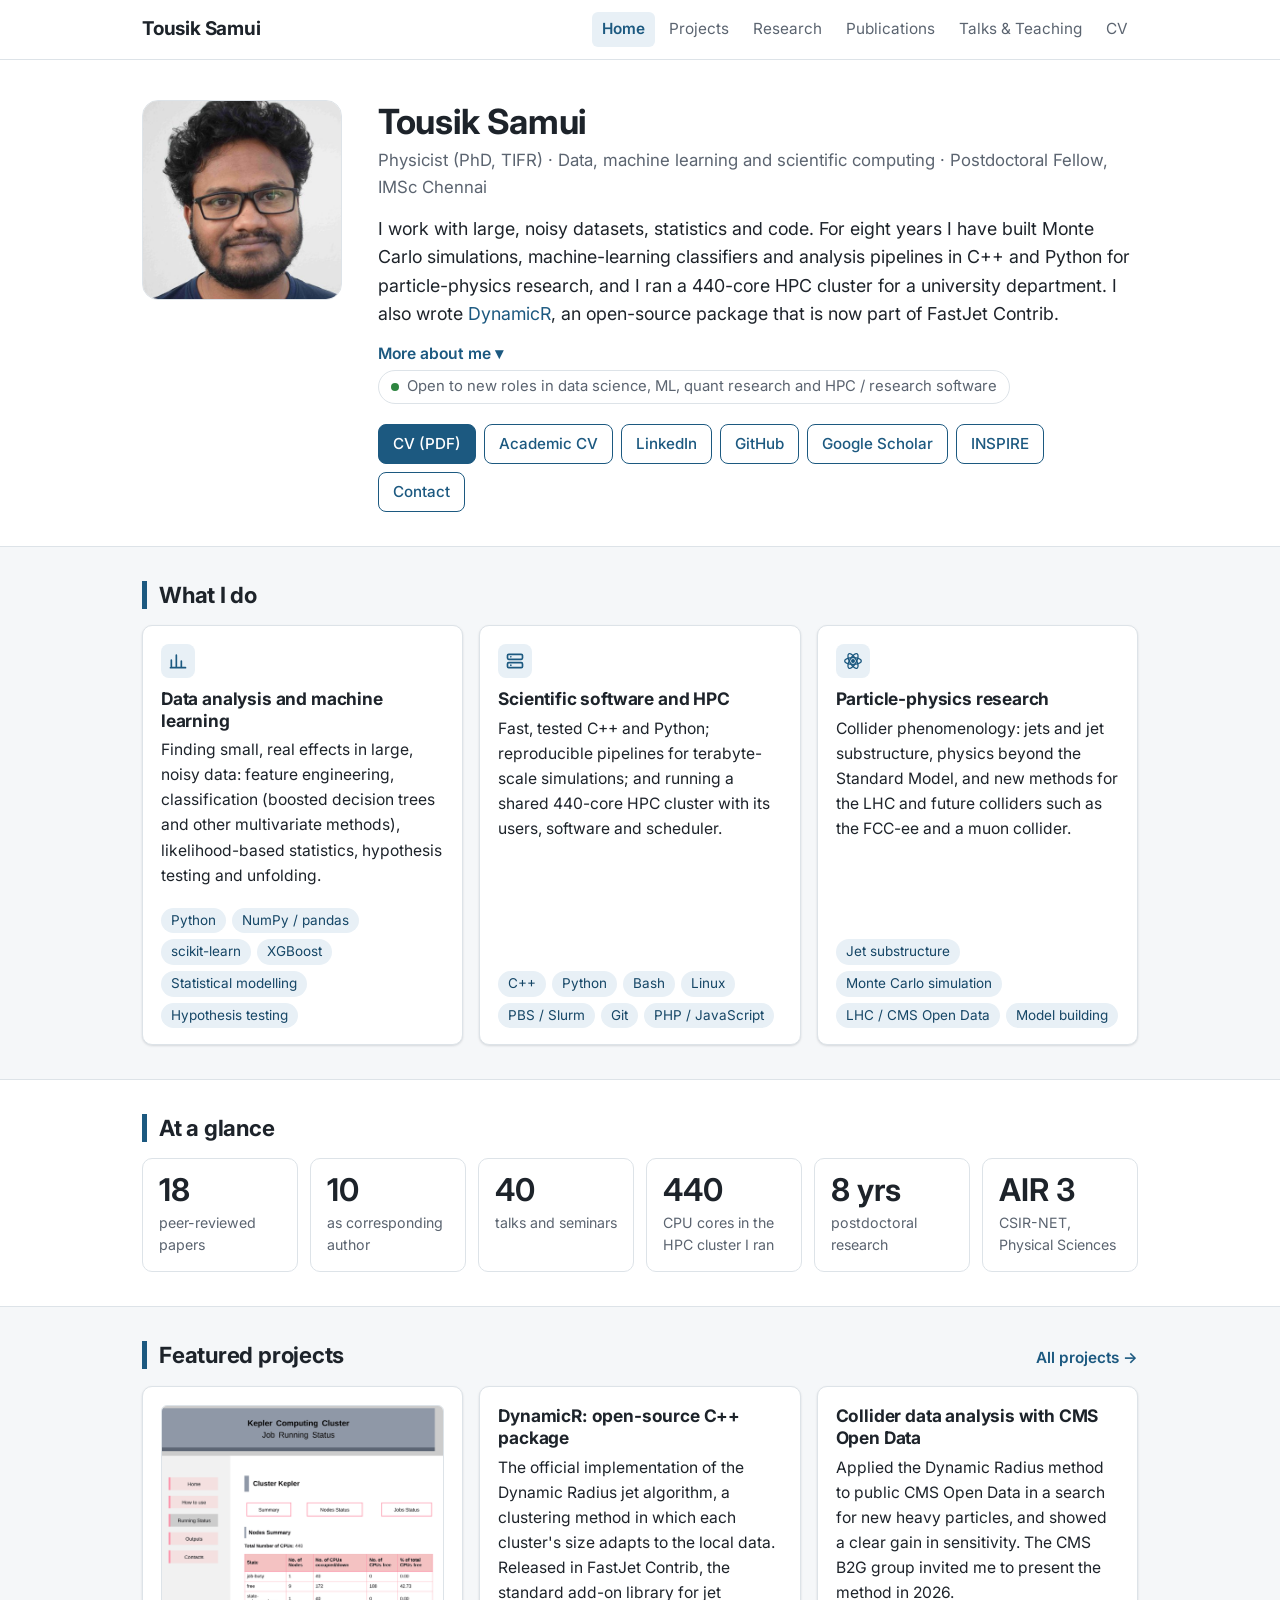
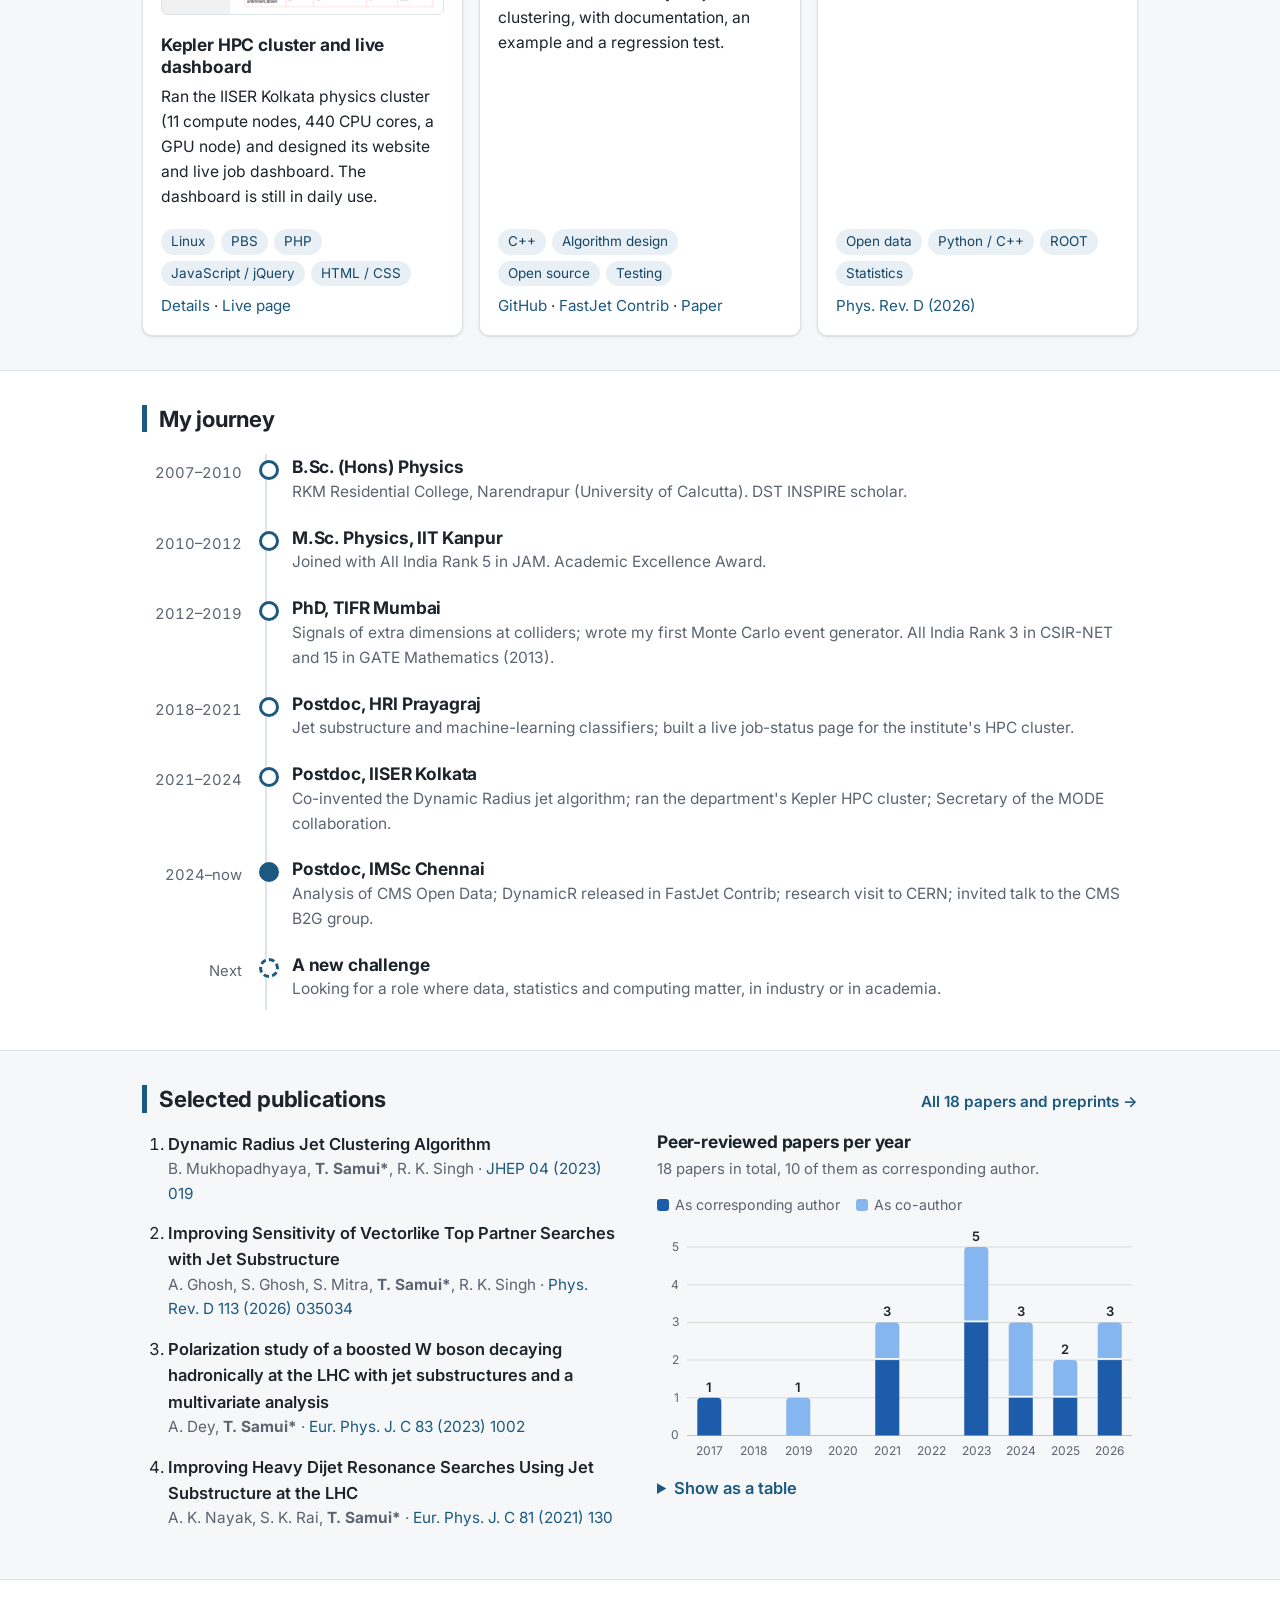
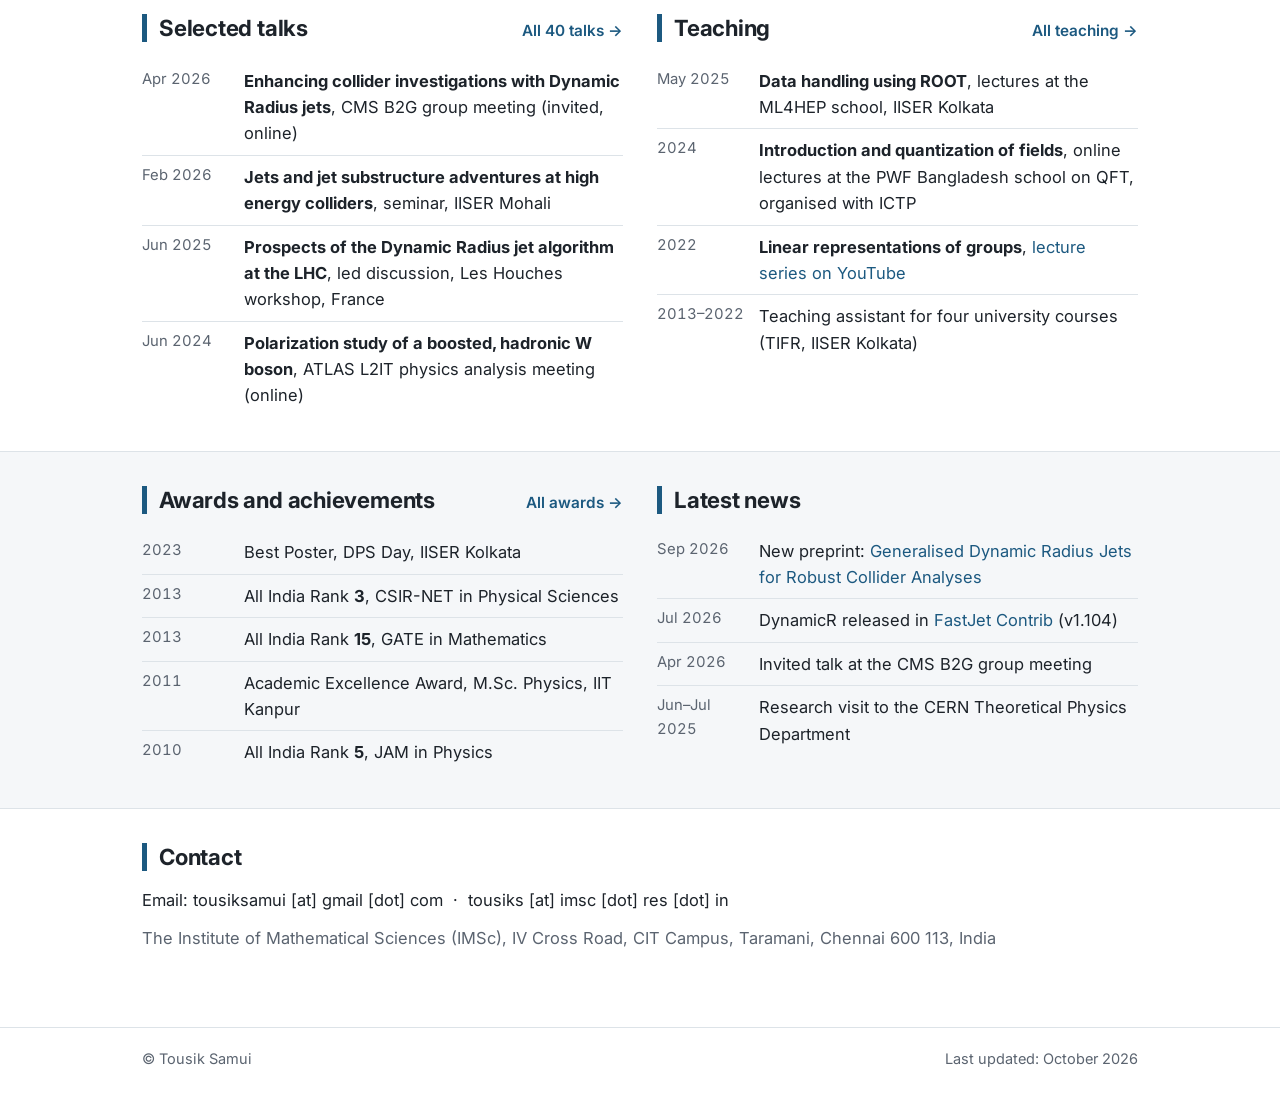
<file: index.html>
<!DOCTYPE html>
<html lang="en">
<head>
  <meta charset="utf-8">
  <meta name="viewport" content="width=device-width, initial-scale=1">
  <title>Tousik Samui | Physicist: data, machine learning and scientific computing</title>
  <meta name="description" content="Tousik Samui, PhD (TIFR). Physicist working with large datasets, statistics, machine learning, C++/Python and HPC. Postdoctoral Fellow at IMSc Chennai.">
  <link rel="icon" href="images/favicon.png">
  <link rel="preconnect" href="https://fonts.googleapis.com">
  <link rel="preconnect" href="https://fonts.gstatic.com" crossorigin>
  <link href="https://fonts.googleapis.com/css2?family=Inter:wght@400..700&display=swap" rel="stylesheet">
  <link rel="stylesheet" href="style.css">
</head>
<body>

<!-- ================= TOP BAR (same on every page) ================= -->
<header class="site">
  <div class="wrap">
    <a class="name" href="index.html">Tousik Samui</a>
    <nav>
      <a class="current" href="index.html">Home</a>
      <a href="projects.html">Projects</a>
      <a href="research.html">Research</a>
      <a href="pub.html">Publications</a>
      <a href="activities.html">Talks &amp; Teaching</a>
      <a href="TousikSamui_CV.pdf">CV</a>
    </nav>
  </div>
</header>

<main>

<!-- ================= PHOTO + SHORT BIO ================= -->
<div class="wrap">
  <section class="hero">
    <img class="photo" src="images/photo.jpg" alt="Photo of Tousik Samui">
    <div>
      <h1>Tousik Samui</h1>
      <div class="role">Physicist (PhD, TIFR) &middot; Data, machine learning and scientific computing &middot; Postdoctoral Fellow, IMSc Chennai</div>

      <!-- SHORT BIO: keep it to three or four sentences -->
      <p class="lead">I work with large, noisy datasets, statistics and code. For eight years I have built Monte Carlo simulations, machine-learning classifiers and analysis pipelines in C++ and Python for particle-physics research, and I ran a 440-core HPC cluster for a university department. I also wrote <a href="projects.html#dynamicr">DynamicR</a>, an open-source package that is now part of FastJet Contrib.</p>

      <!-- LONG BIO: hidden until the visitor clicks -->
      <details class="bio">
        <summary>More about me</summary>
        <p>I am from West Bengal. I studied physics at Ramakrishna Mission Residential College, Narendrapur (University of Calcutta), and at IIT Kanpur. I did my PhD at the Tata Institute of Fundamental Research (TIFR), Mumbai, on signals of extra dimensions at particle colliders. For that work I wrote my first Monte Carlo event generator from scratch.</p>
        <p>Since 2018 I have been a postdoctoral fellow at HRI Prayagraj, IISER Kolkata and, since 2024, IMSc Chennai. My research is on collider phenomenology: jets and jet substructure, physics beyond the Standard Model, and new analysis methods for the LHC and future colliders. Most of this work is a data problem at heart: simulate millions of events, design good features, separate a rare signal from a large background, and check with statistics that the result is real. I have published 18 peer-reviewed papers (10 as corresponding author) and given about 40 talks, including an invited talk to the CMS B2G group at CERN.</p>
        <p>Alongside research I have always looked after computing. At IISER Kolkata I ran the department's HPC cluster and designed its website and live job dashboard, and earlier I built a similar status page for the HRI cluster. I enjoy teaching too: I have lectured on data analysis with ROOT, on quantum field theory, and on group theory.</p>
        <p>I am now looking for my next role, and I am happy to move into a new field. Data science, machine learning, quantitative research and HPC or research software engineering all use the same skills I use every day. I am open to positions in India or abroad, in industry or in academia.</p>
      </details>

      <div class="open-to">Open to new roles in data science, ML, quant research and HPC / research software</div>

      <div class="btn-row">
        <a class="btn primary" href="TousikSamui_CV.pdf">CV (PDF)</a>
        <a class="btn" href="TousikSamui_CV_academic.pdf">Academic CV</a>
        <a class="btn" href="https://www.linkedin.com/in/tousik-samui-a9b82918">LinkedIn</a>
        <a class="btn" href="https://github.com/tousiksamui">GitHub</a>
        <a class="btn" href="https://scholar.google.com/citations?user=7_l0Ty4AAAAJ">Google Scholar</a>
        <a class="btn" href="https://inspirehep.net/authors/1413674">INSPIRE</a>
        <a class="btn" href="#contact">Contact</a>
      </div>
    </div>
  </section>
</div>

<!-- ================= WHAT I DO ================= -->
<section class="block alt">
  <div class="wrap">
    <h2>What I do</h2>
    <div class="cards">
      <div class="card">
        <div class="icon"><svg viewBox="0 0 24 24" fill="none" stroke="currentColor" stroke-width="2" stroke-linecap="round"><path d="M4 20V11M10 20V5M16 20v-8M21 20H3"/></svg></div>
        <h3>Data analysis and machine learning</h3>
        <p>Finding small, real effects in large, noisy data: feature engineering, classification (boosted decision trees and other multivariate methods), likelihood-based statistics, hypothesis testing and unfolding.</p>
        <ul class="tags"><li>Python</li><li>NumPy / pandas</li><li>scikit-learn</li><li>XGBoost</li><li>Statistical modelling</li><li>Hypothesis testing</li></ul>
      </div>
      <div class="card">
        <div class="icon"><svg viewBox="0 0 24 24" fill="none" stroke="currentColor" stroke-width="2" stroke-linecap="round"><rect x="3" y="4" width="18" height="6" rx="1.5"/><rect x="3" y="14" width="18" height="6" rx="1.5"/><path d="M7 7h.01M7 17h.01"/></svg></div>
        <h3>Scientific software and HPC</h3>
        <p>Fast, tested C++ and Python; reproducible pipelines for terabyte-scale simulations; and running a shared 440-core HPC cluster with its users, software and scheduler.</p>
        <ul class="tags"><li>C++</li><li>Python</li><li>Bash</li><li>Linux</li><li>PBS / Slurm</li><li>Git</li><li>PHP / JavaScript</li></ul>
      </div>
      <div class="card">
        <div class="icon"><svg viewBox="0 0 24 24" fill="none" stroke="currentColor" stroke-width="1.6"><circle cx="12" cy="12" r="1.6" fill="currentColor"/><ellipse cx="12" cy="12" rx="10" ry="4"/><ellipse cx="12" cy="12" rx="10" ry="4" transform="rotate(60 12 12)"/><ellipse cx="12" cy="12" rx="10" ry="4" transform="rotate(120 12 12)"/></svg></div>
        <h3>Particle-physics research</h3>
        <p>Collider phenomenology: jets and jet substructure, physics beyond the Standard Model, and new methods for the LHC and future colliders such as the FCC-ee and a muon collider.</p>
        <ul class="tags"><li>Jet substructure</li><li>Monte Carlo simulation</li><li>LHC / CMS Open Data</li><li>Model building</li></ul>
      </div>
    </div>
  </div>
</section>

<!-- ================= NUMBERS ================= -->
<section class="block">
  <div class="wrap">
    <h2>At a glance</h2>
    <div class="stats">
      <div class="stat"><div class="value">18</div><div class="label">peer-reviewed papers</div></div>
      <div class="stat"><div class="value">10</div><div class="label">as corresponding author</div></div>
      <div class="stat"><div class="value">40</div><div class="label">talks and seminars</div></div>
      <div class="stat"><div class="value">440</div><div class="label">CPU cores in the HPC cluster I ran</div></div>
      <div class="stat"><div class="value">8 yrs</div><div class="label">postdoctoral research</div></div>
      <div class="stat"><div class="value">AIR 3</div><div class="label">CSIR-NET, Physical Sciences</div></div>
    </div>
  </div>
</section>

<!-- ================= FEATURED PROJECTS ================= -->
<section class="block alt">
  <div class="wrap">
    <div class="section-head"><h2>Featured projects</h2><a class="more" href="projects.html">All projects</a></div>
    <div class="cards">
      <div class="card">
        <a href="projects.html#kepler"><img class="shot" src="images/kepler_dashboard.png" alt="Kepler cluster live status page designed by Tousik Samui"></a>
        <h3>Kepler HPC cluster and live dashboard</h3>
        <p>Ran the IISER Kolkata physics cluster (11 compute nodes, 440 CPU cores, a GPU node) and designed its website and live job dashboard. The dashboard is still in daily use.</p>
        <ul class="tags"><li>Linux</li><li>PBS</li><li>PHP</li><li>JavaScript / jQuery</li><li>HTML / CSS</li></ul>
        <div class="links"><a href="projects.html#kepler">Details</a> &middot; <a href="https://www.iiserkol.ac.in/~dps.hpc/clusterStatus">Live page</a></div>
      </div>
      <div class="card">
        <h3>DynamicR: open-source C++ package</h3>
        <p>The official implementation of the Dynamic Radius jet algorithm, a clustering method in which each cluster's size adapts to the local data. Released in FastJet Contrib, the standard add-on library for jet clustering, with documentation, an example and a regression test.</p>
        <ul class="tags"><li>C++</li><li>Algorithm design</li><li>Open source</li><li>Testing</li></ul>
        <div class="links"><a href="https://github.com/tousiksamui/DynamicRJetAlgorithm">GitHub</a> &middot; <a href="https://fastjet.fr/contrib/">FastJet Contrib</a> &middot; <a href="https://doi.org/10.1007/JHEP04(2023)019">Paper</a></div>
      </div>
      <div class="card">
        <h3>Collider data analysis with CMS Open Data</h3>
        <p>Applied the Dynamic Radius method to public CMS Open Data in a search for new heavy particles, and showed a clear gain in sensitivity. The CMS B2G group invited me to present the method in 2026.</p>
        <ul class="tags"><li>Open data</li><li>Python / C++</li><li>ROOT</li><li>Statistics</li></ul>
        <div class="links"><a href="https://doi.org/10.1103/dhs6-gcn9">Phys. Rev. D (2026)</a></div>
      </div>
    </div>
  </div>
</section>

<!-- ================= JOURNEY ================= -->
<section class="block">
  <div class="wrap">
    <h2>My journey</h2>
    <ol class="journey">
      <li><div class="years">2007&ndash;2010</div>
        <div><h3>B.Sc. (Hons) Physics</h3><p>RKM Residential College, Narendrapur (University of Calcutta). DST INSPIRE scholar.</p></div></li>
      <li><div class="years">2010&ndash;2012</div>
        <div><h3>M.Sc. Physics, IIT Kanpur</h3><p>Joined with All India Rank 5 in JAM. Academic Excellence Award.</p></div></li>
      <li><div class="years">2012&ndash;2019</div>
        <div><h3>PhD, TIFR Mumbai</h3><p>Signals of extra dimensions at colliders; wrote my first Monte Carlo event generator. All India Rank 3 in CSIR-NET and 15 in GATE Mathematics (2013).</p></div></li>
      <li><div class="years">2018&ndash;2021</div>
        <div><h3>Postdoc, HRI Prayagraj</h3><p>Jet substructure and machine-learning classifiers; built a live job-status page for the institute's HPC cluster.</p></div></li>
      <li><div class="years">2021&ndash;2024</div>
        <div><h3>Postdoc, IISER Kolkata</h3><p>Co-invented the Dynamic Radius jet algorithm; ran the department's Kepler HPC cluster; Secretary of the MODE collaboration.</p></div></li>
      <li class="now"><div class="years">2024&ndash;now</div>
        <div><h3>Postdoc, IMSc Chennai</h3><p>Analysis of CMS Open Data; DynamicR released in FastJet Contrib; research visit to CERN; invited talk to the CMS B2G group.</p></div></li>
      <li class="next"><div class="years">Next</div>
        <div><h3>A new challenge</h3><p>Looking for a role where data, statistics and computing matter, in industry or in academia.</p></div></li>
    </ol>
  </div>
</section>

<!-- ================= PUBLICATIONS ================= -->
<section class="block alt">
  <div class="wrap">
    <div class="section-head"><h2>Selected publications</h2><a class="more" href="pub.html">All 18 papers and preprints</a></div>
    <div class="two-col">
      <ol class="pubs">
        <li><span class="title">Dynamic Radius Jet Clustering Algorithm</span>
            <span class="venue">B. Mukhopadhyaya, <span class="me">T. Samui*</span>, R. K. Singh &middot; <a href="https://doi.org/10.1007/JHEP04(2023)019">JHEP 04 (2023) 019</a></span></li>
        <li><span class="title">Improving Sensitivity of Vectorlike Top Partner Searches with Jet Substructure</span>
            <span class="venue">A. Ghosh, S. Ghosh, S. Mitra, <span class="me">T. Samui*</span>, R. K. Singh &middot; <a href="https://doi.org/10.1103/dhs6-gcn9">Phys. Rev. D 113 (2026) 035034</a></span></li>
        <li><span class="title">Polarization study of a boosted W boson decaying hadronically at the LHC with jet substructures and a multivariate analysis</span>
            <span class="venue">A. Dey, <span class="me">T. Samui*</span> &middot; <a href="https://doi.org/10.1140/epjc/s10052-023-12118-1">Eur. Phys. J. C 83 (2023) 1002</a></span></li>
        <li><span class="title">Improving Heavy Dijet Resonance Searches Using Jet Substructure at the LHC</span>
            <span class="venue">A. K. Nayak, S. K. Rai, <span class="me">T. Samui*</span> &middot; <a href="https://doi.org/10.1140/epjc/s10052-021-08856-9">Eur. Phys. J. C 81 (2021) 130</a></span></li>
      </ol>
      <div>
<!-- PUB-CHART START (made by make_pub_chart.py; edit the numbers there, not here) -->
<div class="chart">
  <h3>Peer-reviewed papers per year</h3>
  <p class="small">18 papers in total, 10 of them as corresponding author.</p>
  <ul class="legend">
    <li><span class="key" style="background:var(--c-main)"></span>As corresponding author</li>
    <li><span class="key" style="background:var(--c-other)"></span>As co-author</li>
  </ul>
<svg viewBox="0 0 480 240" role="img" aria-labelledby="pubchart-title">
<title id="pubchart-title">Peer-reviewed papers per year, 2017 to 2026</title>
<line x1="30" x2="474" y1="210.0" y2="210.0" stroke="var(--c-axis)" stroke-width="1" opacity="1"/>
<text x="22" y="214.0" text-anchor="end" font-size="12" fill="var(--c-text)">0</text>
<line x1="30" x2="474" y1="172.4" y2="172.4" stroke="var(--c-axis)" stroke-width="1" opacity="0.55"/>
<text x="22" y="176.4" text-anchor="end" font-size="12" fill="var(--c-text)">1</text>
<line x1="30" x2="474" y1="134.8" y2="134.8" stroke="var(--c-axis)" stroke-width="1" opacity="0.55"/>
<text x="22" y="138.8" text-anchor="end" font-size="12" fill="var(--c-text)">2</text>
<line x1="30" x2="474" y1="97.2" y2="97.2" stroke="var(--c-axis)" stroke-width="1" opacity="0.55"/>
<text x="22" y="101.2" text-anchor="end" font-size="12" fill="var(--c-text)">3</text>
<line x1="30" x2="474" y1="59.6" y2="59.6" stroke="var(--c-axis)" stroke-width="1" opacity="0.55"/>
<text x="22" y="63.6" text-anchor="end" font-size="12" fill="var(--c-text)">4</text>
<line x1="30" x2="474" y1="22.0" y2="22.0" stroke="var(--c-axis)" stroke-width="1" opacity="0.55"/>
<text x="22" y="26.0" text-anchor="end" font-size="12" fill="var(--c-text)">5</text>
<g class="year" tabindex="0"><title>2017: 1 paper (1 as corresponding author, 0 as co-author)</title>
<rect x="30.0" y="22" width="44.4" height="188" fill="transparent"/>
<path class="bar" fill="var(--c-main)" d="M40.2,210.0 V176.4 Q40.2,172.4 44.2,172.4 H60.2 Q64.2,172.4 64.2,176.4 V210.0 Z"/>
<text x="52.2" y="166.4" text-anchor="middle" font-size="13" font-weight="600" fill="var(--ink)">1</text>
<text x="52.2" y="230" text-anchor="middle" font-size="12" fill="var(--c-text)">2017</text>
</g>
<g class="year" tabindex="0"><title>2018: 0 papers</title>
<rect x="74.4" y="22" width="44.4" height="188" fill="transparent"/>
<text x="96.6" y="230" text-anchor="middle" font-size="12" fill="var(--c-text)">2018</text>
</g>
<g class="year" tabindex="0"><title>2019: 1 paper (0 as corresponding author, 1 as co-author)</title>
<rect x="118.8" y="22" width="44.4" height="188" fill="transparent"/>
<path class="bar" fill="var(--c-other)" d="M129.0,210.0 V176.4 Q129.0,172.4 133.0,172.4 H149.0 Q153.0,172.4 153.0,176.4 V210.0 Z"/>
<text x="141.0" y="166.4" text-anchor="middle" font-size="13" font-weight="600" fill="var(--ink)">1</text>
<text x="141.0" y="230" text-anchor="middle" font-size="12" fill="var(--c-text)">2019</text>
</g>
<g class="year" tabindex="0"><title>2020: 0 papers</title>
<rect x="163.2" y="22" width="44.4" height="188" fill="transparent"/>
<text x="185.4" y="230" text-anchor="middle" font-size="12" fill="var(--c-text)">2020</text>
</g>
<g class="year" tabindex="0"><title>2021: 3 papers (2 as corresponding author, 1 as co-author)</title>
<rect x="207.6" y="22" width="44.4" height="188" fill="transparent"/>
<rect class="bar" x="217.8" y="134.8" width="24.0" height="75.2" fill="var(--c-main)"/>
<path class="bar" fill="var(--c-other)" d="M217.8,132.8 V101.2 Q217.8,97.2 221.8,97.2 H237.8 Q241.8,97.2 241.8,101.2 V132.8 Z"/>
<text x="229.8" y="91.2" text-anchor="middle" font-size="13" font-weight="600" fill="var(--ink)">3</text>
<text x="229.8" y="230" text-anchor="middle" font-size="12" fill="var(--c-text)">2021</text>
</g>
<g class="year" tabindex="0"><title>2022: 0 papers</title>
<rect x="252.0" y="22" width="44.4" height="188" fill="transparent"/>
<text x="274.2" y="230" text-anchor="middle" font-size="12" fill="var(--c-text)">2022</text>
</g>
<g class="year" tabindex="0"><title>2023: 5 papers (3 as corresponding author, 2 as co-author)</title>
<rect x="296.4" y="22" width="44.4" height="188" fill="transparent"/>
<rect class="bar" x="306.6" y="97.2" width="24.0" height="112.8" fill="var(--c-main)"/>
<path class="bar" fill="var(--c-other)" d="M306.6,95.2 V26.0 Q306.6,22.0 310.6,22.0 H326.6 Q330.6,22.0 330.6,26.0 V95.2 Z"/>
<text x="318.6" y="16.0" text-anchor="middle" font-size="13" font-weight="600" fill="var(--ink)">5</text>
<text x="318.6" y="230" text-anchor="middle" font-size="12" fill="var(--c-text)">2023</text>
</g>
<g class="year" tabindex="0"><title>2024: 3 papers (1 as corresponding author, 2 as co-author)</title>
<rect x="340.8" y="22" width="44.4" height="188" fill="transparent"/>
<rect class="bar" x="351.0" y="172.4" width="24.0" height="37.6" fill="var(--c-main)"/>
<path class="bar" fill="var(--c-other)" d="M351.0,170.4 V101.2 Q351.0,97.2 355.0,97.2 H371.0 Q375.0,97.2 375.0,101.2 V170.4 Z"/>
<text x="363.0" y="91.2" text-anchor="middle" font-size="13" font-weight="600" fill="var(--ink)">3</text>
<text x="363.0" y="230" text-anchor="middle" font-size="12" fill="var(--c-text)">2024</text>
</g>
<g class="year" tabindex="0"><title>2025: 2 papers (1 as corresponding author, 1 as co-author)</title>
<rect x="385.2" y="22" width="44.4" height="188" fill="transparent"/>
<rect class="bar" x="395.4" y="172.4" width="24.0" height="37.6" fill="var(--c-main)"/>
<path class="bar" fill="var(--c-other)" d="M395.4,170.4 V138.8 Q395.4,134.8 399.4,134.8 H415.4 Q419.4,134.8 419.4,138.8 V170.4 Z"/>
<text x="407.4" y="128.8" text-anchor="middle" font-size="13" font-weight="600" fill="var(--ink)">2</text>
<text x="407.4" y="230" text-anchor="middle" font-size="12" fill="var(--c-text)">2025</text>
</g>
<g class="year" tabindex="0"><title>2026: 3 papers (2 as corresponding author, 1 as co-author)</title>
<rect x="429.6" y="22" width="44.4" height="188" fill="transparent"/>
<rect class="bar" x="439.8" y="134.8" width="24.0" height="75.2" fill="var(--c-main)"/>
<path class="bar" fill="var(--c-other)" d="M439.8,132.8 V101.2 Q439.8,97.2 443.8,97.2 H459.8 Q463.8,97.2 463.8,101.2 V132.8 Z"/>
<text x="451.8" y="91.2" text-anchor="middle" font-size="13" font-weight="600" fill="var(--ink)">3</text>
<text x="451.8" y="230" text-anchor="middle" font-size="12" fill="var(--c-text)">2026</text>
</g>
</svg>
  <details class="full"><summary>Show as a table</summary>
    <table><tr><th>Year</th><th>Corresponding author</th><th>Co-author</th><th>Total</th></tr>
<tr><td>2017</td><td>1</td><td>0</td><td>1</td></tr>
<tr><td>2019</td><td>0</td><td>1</td><td>1</td></tr>
<tr><td>2021</td><td>2</td><td>1</td><td>3</td></tr>
<tr><td>2023</td><td>3</td><td>2</td><td>5</td></tr>
<tr><td>2024</td><td>1</td><td>2</td><td>3</td></tr>
<tr><td>2025</td><td>1</td><td>1</td><td>2</td></tr>
<tr><td>2026</td><td>2</td><td>1</td><td>3</td></tr>
    </table>
  </details>
</div>
<!-- PUB-CHART END -->
      </div>
    </div>
  </div>
</section>

<!-- ================= TALKS + TEACHING ================= -->
<section class="block">
  <div class="wrap two-col">
    <div>
      <div class="section-head"><h2>Selected talks</h2><a class="more" href="activities.html#talks">All 40 talks</a></div>
      <ul class="dated">
        <li><span class="when">Apr 2026</span><span><b>Enhancing collider investigations with Dynamic Radius jets</b>, CMS B2G group meeting (invited, online)</span></li>
        <li><span class="when">Feb 2026</span><span><b>Jets and jet substructure adventures at high energy colliders</b>, seminar, IISER Mohali</span></li>
        <li><span class="when">Jun 2025</span><span><b>Prospects of the Dynamic Radius jet algorithm at the LHC</b>, led discussion, Les Houches workshop, France</span></li>
        <li><span class="when">Jun 2024</span><span><b>Polarization study of a boosted, hadronic W boson</b>, ATLAS L2IT physics analysis meeting (online)</span></li>
      </ul>
    </div>
    <div>
      <div class="section-head"><h2>Teaching</h2><a class="more" href="activities.html#teaching">All teaching</a></div>
      <ul class="dated">
        <li><span class="when">May 2025</span><span><b>Data handling using ROOT</b>, lectures at the ML4HEP school, IISER Kolkata</span></li>
        <li><span class="when">2024</span><span><b>Introduction and quantization of fields</b>, online lectures at the PWF Bangladesh school on QFT, organised with ICTP</span></li>
        <li><span class="when">2022</span><span><b>Linear representations of groups</b>, <a href="https://www.youtube.com/playlist?list=PLMk7cuBPfZ3NR1Jp8YvgV5lFjJW-xEryy">lecture series on YouTube</a></span></li>
        <li><span class="when">2013&ndash;2022</span><span>Teaching assistant for four university courses (TIFR, IISER Kolkata)</span></li>
      </ul>
    </div>
  </div>
</section>

<!-- ================= AWARDS + NEWS ================= -->
<section class="block alt">
  <div class="wrap two-col">
    <div>
      <div class="section-head"><h2>Awards and achievements</h2><a class="more" href="activities.html#awards">All awards</a></div>
      <ul class="dated">
        <li><span class="when">2023</span><span>Best Poster, DPS Day, IISER Kolkata</span></li>
        <li><span class="when">2013</span><span>All India Rank <b>3</b>, CSIR-NET in Physical Sciences</span></li>
        <li><span class="when">2013</span><span>All India Rank <b>15</b>, GATE in Mathematics</span></li>
        <li><span class="when">2011</span><span>Academic Excellence Award, M.Sc. Physics, IIT Kanpur</span></li>
        <li><span class="when">2010</span><span>All India Rank <b>5</b>, JAM in Physics</span></li>
      </ul>
    </div>
    <div>
      <h2>Latest news</h2>
      <!-- Add new items at the TOP; keep about four. -->
      <ul class="dated">
        <li><span class="when">Sep 2026</span><span>New preprint: <a href="https://arxiv.org/abs/2609.29862">Generalised Dynamic Radius Jets for Robust Collider Analyses</a></span></li>
        <li><span class="when">Jul 2026</span><span>DynamicR released in <a href="https://fastjet.fr/contrib/">FastJet Contrib</a> (v1.104)</span></li>
        <li><span class="when">Apr 2026</span><span>Invited talk at the CMS B2G group meeting</span></li>
        <li><span class="when">Jun&ndash;Jul 2025</span><span>Research visit to the CERN Theoretical Physics Department</span></li>
      </ul>
    </div>
  </div>
</section>

<!-- ================= CONTACT ================= -->
<section class="block" id="contact">
  <div class="wrap">
    <h2>Contact</h2>
    <p>Email: tousiksamui [at] gmail [dot] com &nbsp;&middot;&nbsp; tousiks [at] imsc [dot] res [dot] in</p>
    <p class="muted">The Institute of Mathematical Sciences (IMSc), IV Cross Road, CIT Campus, Taramani, Chennai 600 113, India</p>
  </div>
</section>

</main>

<!-- ================= FOOTER (same on every page; change the date when you update) ================= -->
<footer class="site">
  <div class="wrap"><span>&copy; Tousik Samui</span><span>Last updated: October 2026</span></div>
</footer>

</body>
</html>
</file>
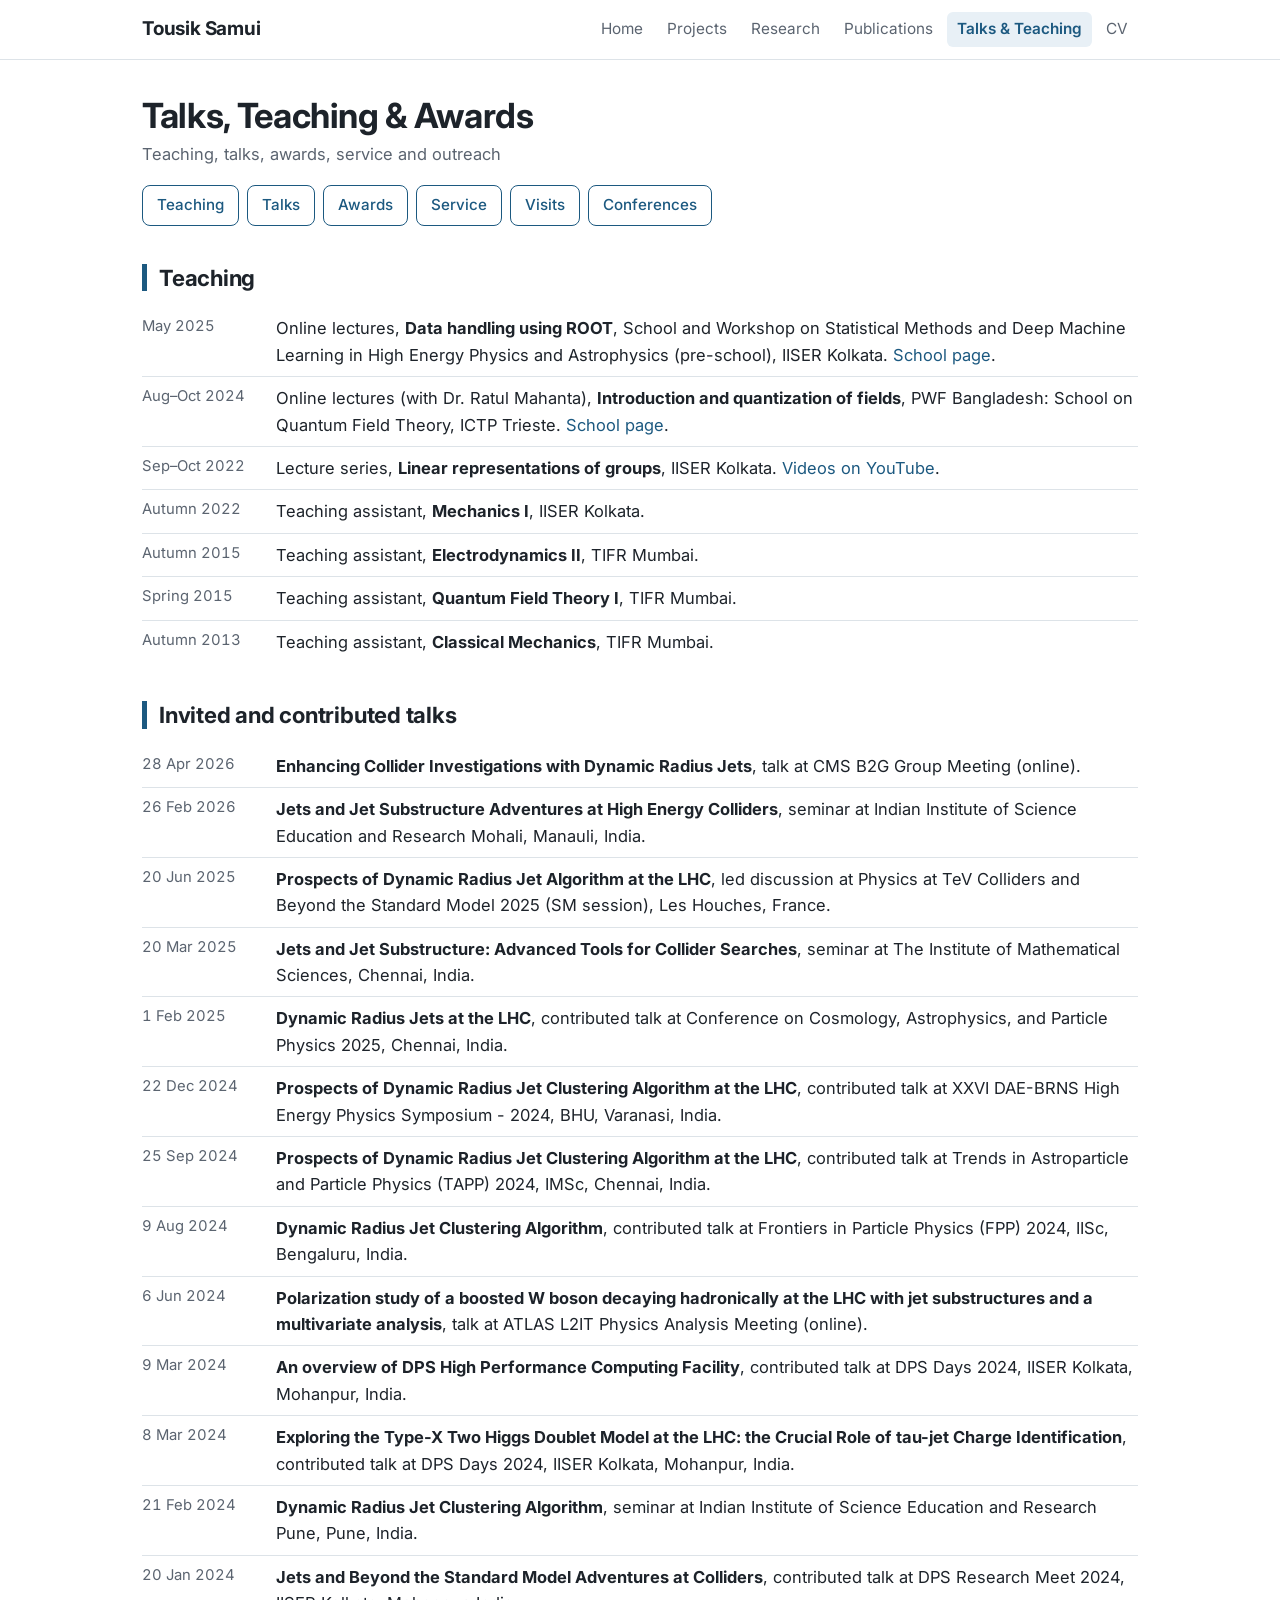
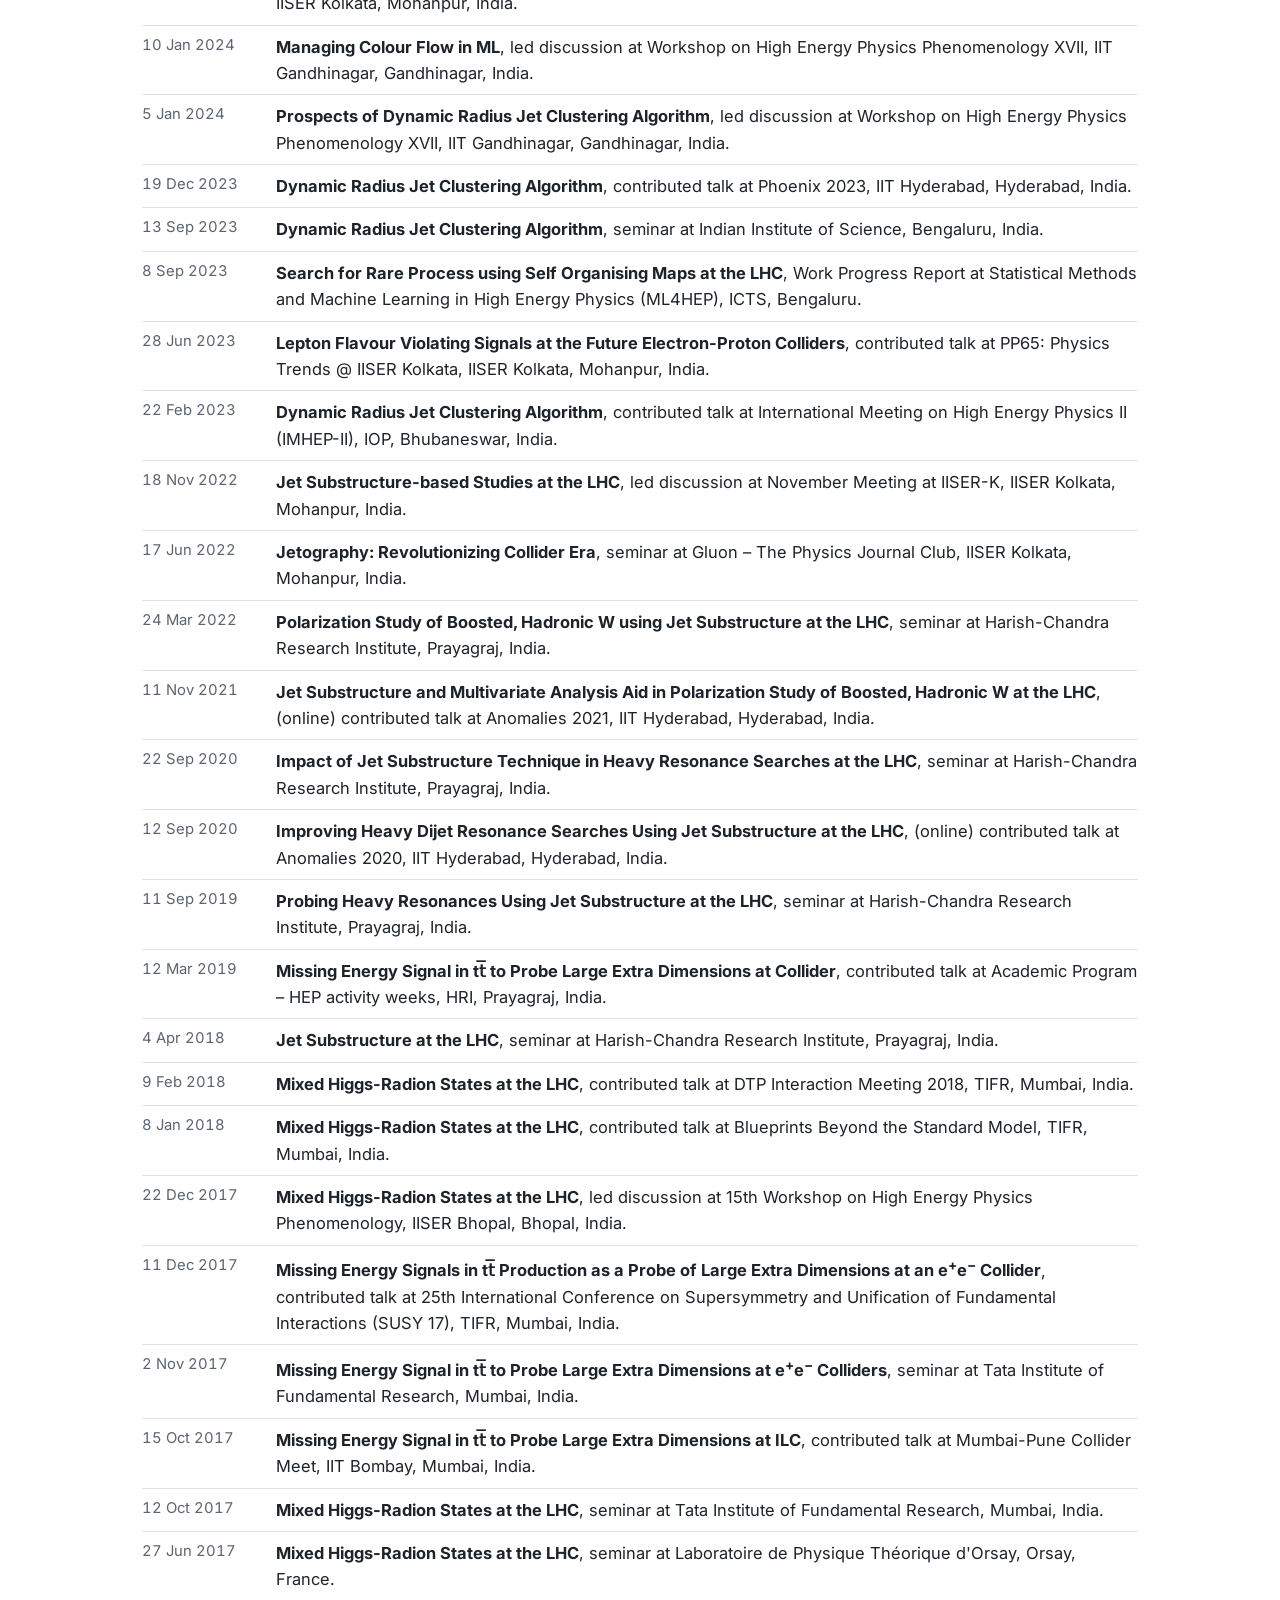
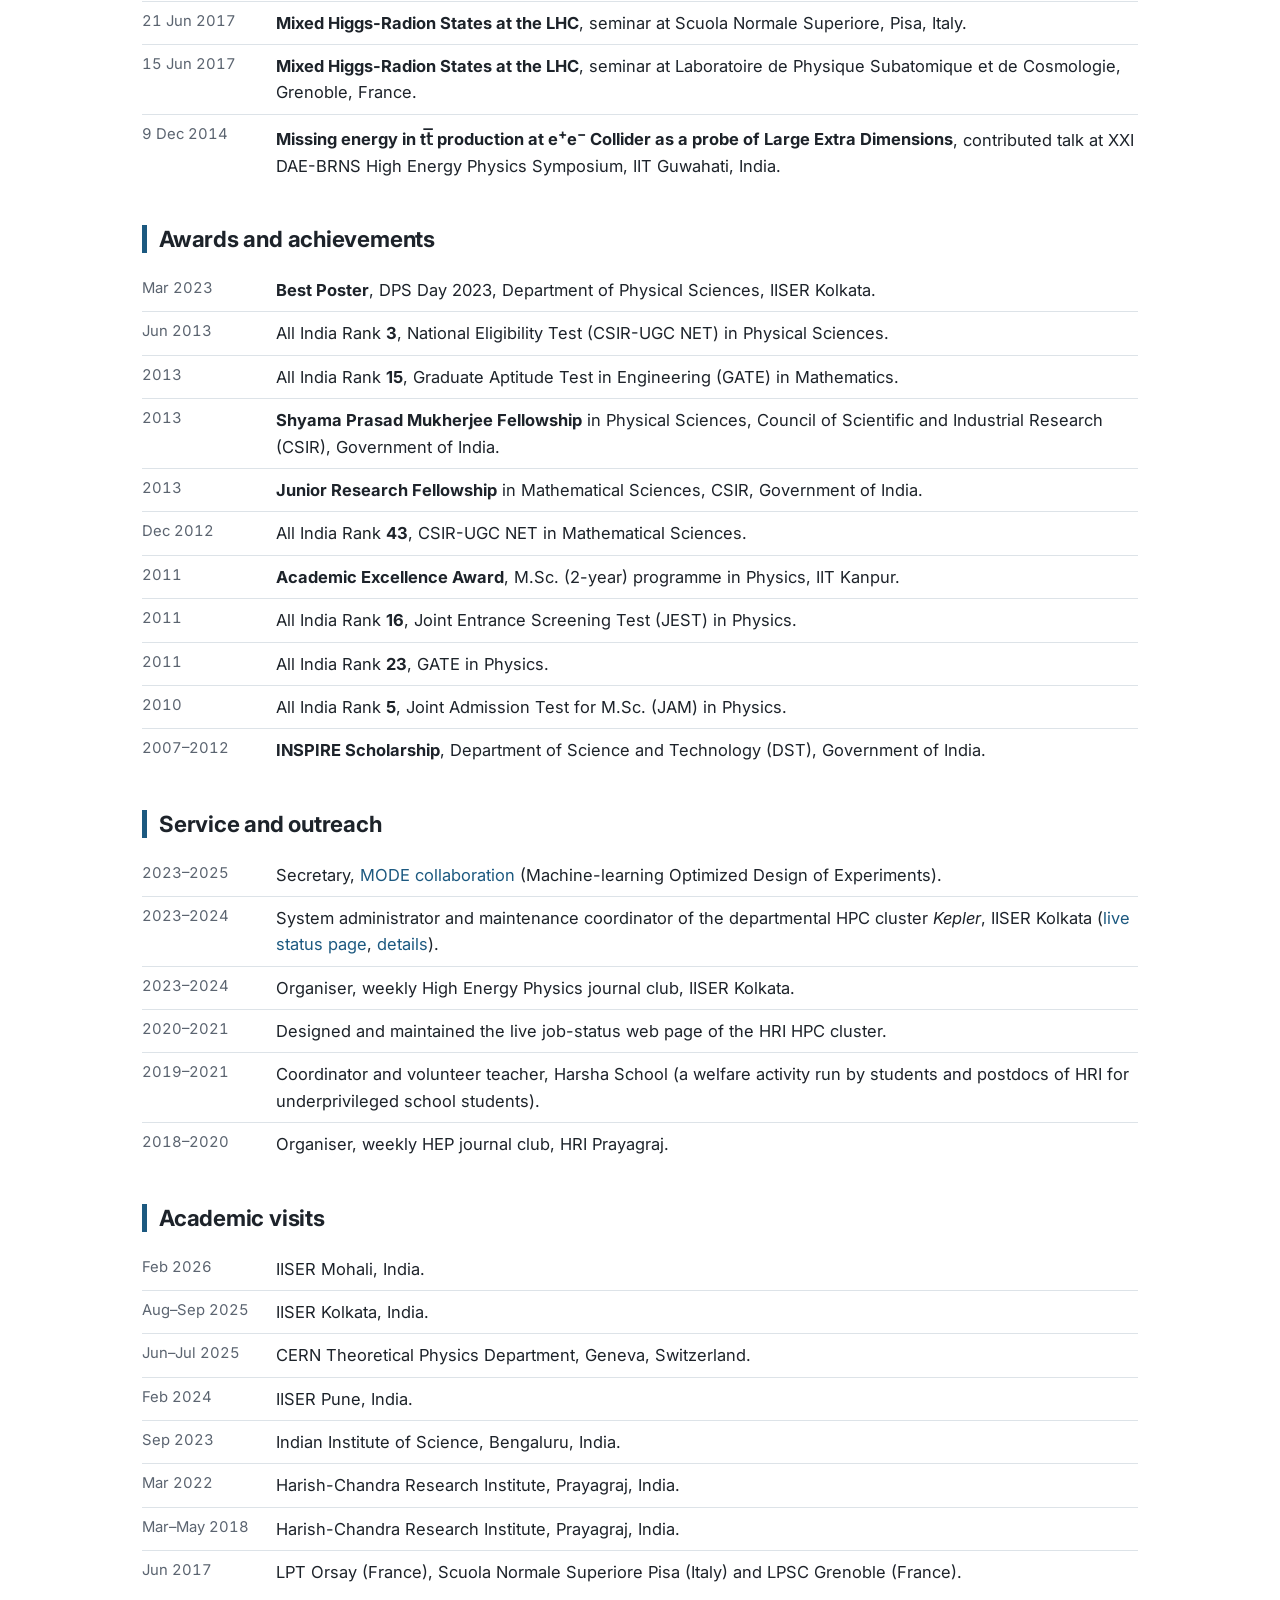
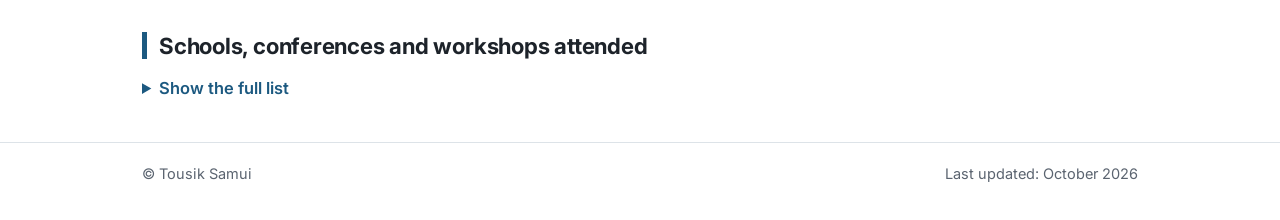
<file: activities.html>
<!DOCTYPE html>
<html lang="en">
<head>
  <meta charset="utf-8">
  <meta name="viewport" content="width=device-width, initial-scale=1">
  <title>Talks, teaching and awards | Tousik Samui</title>
  <meta name="description" content="Teaching, talks, service and outreach of Tousik Samui.">
  <link rel="icon" href="images/favicon.png">
  <link rel="preconnect" href="https://fonts.googleapis.com">
  <link rel="preconnect" href="https://fonts.gstatic.com" crossorigin>
  <link href="https://fonts.googleapis.com/css2?family=Inter:wght@400..700&display=swap" rel="stylesheet">
  <link rel="stylesheet" href="style.css">
</head>
<body>

<header class="site">
  <div class="wrap">
    <a class="name" href="index.html">Tousik Samui</a>
    <nav>
      <a href="index.html">Home</a>
      <a href="projects.html">Projects</a>
      <a href="research.html">Research</a>
      <a href="pub.html">Publications</a>
      <a class="current" href="activities.html">Talks &amp; Teaching</a>
      <a href="TousikSamui_CV.pdf">CV</a>
    </nav>
  </div>
</header>

<main>
<div class="wrap">

  <h1>Talks, Teaching &amp; Awards</h1>
  <p class="subtitle">Teaching, talks, awards, service and outreach</p>
  <ul class="toc">
    <li><a class="btn" href="#teaching">Teaching</a></li>
    <li><a class="btn" href="#talks">Talks</a></li>
    <li><a class="btn" href="#awards">Awards</a></li>
    <li><a class="btn" href="#service">Service</a></li>
    <li><a class="btn" href="#visits">Visits</a></li>
    <li><a class="btn" href="#conferences">Conferences</a></li>
  </ul>

  <h2 id="teaching">Teaching</h2>
  <ul class="dated">
    <li><span class="when">May 2025</span>
        <span>Online lectures, <b>Data handling using ROOT</b>, School and Workshop on Statistical Methods and Deep Machine Learning in High Energy Physics and Astrophysics (pre-school), IISER Kolkata. <a href="https://www.iiserkol.ac.in/~ml4hep">School page</a>.</span></li>
    <li><span class="when">Aug&ndash;Oct 2024</span>
        <span>Online lectures (with Dr. Ratul Mahanta), <b>Introduction and quantization of fields</b>, PWF Bangladesh: School on Quantum Field Theory, ICTP Trieste. <a href="https://indico.ictp.it/event/10720">School page</a>.</span></li>
    <li><span class="when">Sep&ndash;Oct 2022</span>
        <span>Lecture series, <b>Linear representations of groups</b>, IISER Kolkata. <a href="https://www.youtube.com/playlist?list=PLMk7cuBPfZ3NR1Jp8YvgV5lFjJW-xEryy">Videos on YouTube</a>.</span></li>
    <li><span class="when">Autumn 2022</span>
        <span>Teaching assistant, <b>Mechanics I</b>, IISER Kolkata.</span></li>
    <li><span class="when">Autumn 2015</span>
        <span>Teaching assistant, <b>Electrodynamics II</b>, TIFR Mumbai.</span></li>
    <li><span class="when">Spring 2015</span>
        <span>Teaching assistant, <b>Quantum Field Theory I</b>, TIFR Mumbai.</span></li>
    <li><span class="when">Autumn 2013</span>
        <span>Teaching assistant, <b>Classical Mechanics</b>, TIFR Mumbai.</span></li>
  </ul>

  <h2 id="talks">Invited and contributed talks</h2>
  <!-- HOW TO ADD A TALK: copy one <li> ... </li> line, paste it at the top, and edit it. -->
  <ul class="dated">
    <li><span class="when">28 Apr 2026</span>
        <span><b>Enhancing Collider Investigations with Dynamic Radius Jets</b>, talk at CMS B2G Group Meeting (online).</span></li>
    <li><span class="when">26 Feb 2026</span>
        <span><b>Jets and Jet Substructure Adventures at High Energy Colliders</b>, seminar at Indian Institute of Science Education and Research Mohali, Manauli, India.</span></li>
    <li><span class="when">20 Jun 2025</span>
        <span><b>Prospects of Dynamic Radius Jet Algorithm at the LHC</b>, led discussion at Physics at TeV Colliders and Beyond the Standard Model 2025 (SM session), Les Houches, France.</span></li>
    <li><span class="when">20 Mar 2025</span>
        <span><b>Jets and Jet Substructure: Advanced Tools for Collider Searches</b>, seminar at The Institute of Mathematical Sciences, Chennai, India.</span></li>
    <li><span class="when">1 Feb 2025</span>
        <span><b>Dynamic Radius Jets at the LHC</b>, contributed talk at Conference on Cosmology, Astrophysics, and Particle Physics 2025, Chennai, India.</span></li>
    <li><span class="when">22 Dec 2024</span>
        <span><b>Prospects of Dynamic Radius Jet Clustering Algorithm at the LHC</b>, contributed talk at XXVI DAE-BRNS High Energy Physics Symposium - 2024, BHU, Varanasi, India.</span></li>
    <li><span class="when">25 Sep 2024</span>
        <span><b>Prospects of Dynamic Radius Jet Clustering Algorithm at the LHC</b>, contributed talk at Trends in Astroparticle and Particle Physics (TAPP) 2024, IMSc, Chennai, India.</span></li>
    <li><span class="when">9 Aug 2024</span>
        <span><b>Dynamic Radius Jet Clustering Algorithm</b>, contributed talk at Frontiers in Particle Physics (FPP) 2024, IISc, Bengaluru, India.</span></li>
    <li><span class="when">6 Jun 2024</span>
        <span><b>Polarization study of a boosted W boson decaying hadronically at the LHC with jet substructures and a multivariate analysis</b>, talk at ATLAS L2IT Physics Analysis Meeting (online).</span></li>
    <li><span class="when">9 Mar 2024</span>
        <span><b>An overview of DPS High Performance Computing Facility</b>, contributed talk at DPS Days 2024, IISER Kolkata, Mohanpur, India.</span></li>
    <li><span class="when">8 Mar 2024</span>
        <span><b>Exploring the Type-X Two Higgs Doublet Model at the LHC: the Crucial Role of tau-jet Charge Identification</b>, contributed talk at DPS Days 2024, IISER Kolkata, Mohanpur, India.</span></li>
    <li><span class="when">21 Feb 2024</span>
        <span><b>Dynamic Radius Jet Clustering Algorithm</b>, seminar at Indian Institute of Science Education and Research Pune, Pune, India.</span></li>
    <li><span class="when">20 Jan 2024</span>
        <span><b>Jets and Beyond the Standard Model Adventures at Colliders</b>, contributed talk at DPS Research Meet 2024, IISER Kolkata, Mohanpur, India.</span></li>
    <li><span class="when">10 Jan 2024</span>
        <span><b>Managing Colour Flow in ML</b>, led discussion at Workshop on High Energy Physics Phenomenology XVII, IIT Gandhinagar, Gandhinagar, India.</span></li>
    <li><span class="when">5 Jan 2024</span>
        <span><b>Prospects of Dynamic Radius Jet Clustering Algorithm</b>, led discussion at Workshop on High Energy Physics Phenomenology XVII, IIT Gandhinagar, Gandhinagar, India.</span></li>
    <li><span class="when">19 Dec 2023</span>
        <span><b>Dynamic Radius Jet Clustering Algorithm</b>, contributed talk at Phoenix 2023, IIT Hyderabad, Hyderabad, India.</span></li>
    <li><span class="when">13 Sep 2023</span>
        <span><b>Dynamic Radius Jet Clustering Algorithm</b>, seminar at Indian Institute of Science, Bengaluru, India.</span></li>
    <li><span class="when">8 Sep 2023</span>
        <span><b>Search for Rare Process using Self Organising Maps at the LHC</b>, Work Progress Report at Statistical Methods and Machine Learning in High Energy Physics (ML4HEP), ICTS, Bengaluru.</span></li>
    <li><span class="when">28 Jun 2023</span>
        <span><b>Lepton Flavour Violating Signals at the Future Electron-Proton Colliders</b>, contributed talk at PP65: Physics Trends @ IISER Kolkata, IISER Kolkata, Mohanpur, India.</span></li>
    <li><span class="when">22 Feb 2023</span>
        <span><b>Dynamic Radius Jet Clustering Algorithm</b>, contributed talk at International Meeting on High Energy Physics II (IMHEP-II), IOP, Bhubaneswar, India.</span></li>
    <li><span class="when">18 Nov 2022</span>
        <span><b>Jet Substructure-based Studies at the LHC</b>, led discussion at November Meeting at IISER-K, IISER Kolkata, Mohanpur, India.</span></li>
    <li><span class="when">17 Jun 2022</span>
        <span><b>Jetography: Revolutionizing Collider Era</b>, seminar at Gluon &ndash; The Physics Journal Club, IISER Kolkata, Mohanpur, India.</span></li>
    <li><span class="when">24 Mar 2022</span>
        <span><b>Polarization Study of Boosted, Hadronic W using Jet Substructure at the LHC</b>, seminar at Harish-Chandra Research Institute, Prayagraj, India.</span></li>
    <li><span class="when">11 Nov 2021</span>
        <span><b>Jet Substructure and Multivariate Analysis Aid in Polarization Study of Boosted, Hadronic W at the LHC</b>, (online) contributed talk at Anomalies 2021, IIT Hyderabad, Hyderabad, India.</span></li>
    <li><span class="when">22 Sep 2020</span>
        <span><b>Impact of Jet Substructure Technique in Heavy Resonance Searches at the LHC</b>, seminar at Harish-Chandra Research Institute, Prayagraj, India.</span></li>
    <li><span class="when">12 Sep 2020</span>
        <span><b>Improving Heavy Dijet Resonance Searches Using Jet Substructure at the LHC</b>, (online) contributed talk at Anomalies 2020, IIT Hyderabad, Hyderabad, India.</span></li>
    <li><span class="when">11 Sep 2019</span>
        <span><b>Probing Heavy Resonances Using Jet Substructure at the LHC</b>, seminar at Harish-Chandra Research Institute, Prayagraj, India.</span></li>
    <li><span class="when">12 Mar 2019</span>
        <span><b>Missing Energy Signal in tt&#773; to Probe Large Extra Dimensions at Collider</b>, contributed talk at Academic Program &ndash; HEP activity weeks, HRI, Prayagraj, India.</span></li>
    <li><span class="when">4 Apr 2018</span>
        <span><b>Jet Substructure at the LHC</b>, seminar at Harish-Chandra Research Institute, Prayagraj, India.</span></li>
    <li><span class="when">9 Feb 2018</span>
        <span><b>Mixed Higgs-Radion States at the LHC</b>, contributed talk at DTP Interaction Meeting 2018, TIFR, Mumbai, India.</span></li>
    <li><span class="when">8 Jan 2018</span>
        <span><b>Mixed Higgs-Radion States at the LHC</b>, contributed talk at Blueprints Beyond the Standard Model, TIFR, Mumbai, India.</span></li>
    <li><span class="when">22 Dec 2017</span>
        <span><b>Mixed Higgs-Radion States at the LHC</b>, led discussion at 15th Workshop on High Energy Physics Phenomenology, IISER Bhopal, Bhopal, India.</span></li>
    <li><span class="when">11 Dec 2017</span>
        <span><b>Missing Energy Signals in tt&#773; Production as a Probe of Large Extra Dimensions at an e<sup>+</sup>e<sup>&minus;</sup> Collider</b>, contributed talk at 25th International Conference on Supersymmetry and Unification of Fundamental Interactions (SUSY 17), TIFR, Mumbai, India.</span></li>
    <li><span class="when">2 Nov 2017</span>
        <span><b>Missing Energy Signal in tt&#773; to Probe Large Extra Dimensions at e<sup>+</sup>e<sup>&minus;</sup> Colliders</b>, seminar at Tata Institute of Fundamental Research, Mumbai, India.</span></li>
    <li><span class="when">15 Oct 2017</span>
        <span><b>Missing Energy Signal in tt&#773; to Probe Large Extra Dimensions at ILC</b>, contributed talk at Mumbai-Pune Collider Meet, IIT Bombay, Mumbai, India.</span></li>
    <li><span class="when">12 Oct 2017</span>
        <span><b>Mixed Higgs-Radion States at the LHC</b>, seminar at Tata Institute of Fundamental Research, Mumbai, India.</span></li>
    <li><span class="when">27 Jun 2017</span>
        <span><b>Mixed Higgs-Radion States at the LHC</b>, seminar at Laboratoire de Physique Th&eacute;orique d'Orsay, Orsay, France.</span></li>
    <li><span class="when">21 Jun 2017</span>
        <span><b>Mixed Higgs-Radion States at the LHC</b>, seminar at Scuola Normale Superiore, Pisa, Italy.</span></li>
    <li><span class="when">15 Jun 2017</span>
        <span><b>Mixed Higgs-Radion States at the LHC</b>, seminar at Laboratoire de Physique Subatomique et de Cosmologie, Grenoble, France.</span></li>
    <li><span class="when">9 Dec 2014</span>
        <span><b>Missing energy in tt&#773; production at e<sup>+</sup>e<sup>&minus;</sup> Collider as a probe of Large Extra Dimensions</b>, contributed talk at XXI DAE-BRNS High Energy Physics Symposium, IIT Guwahati, India.</span></li>
  </ul>

  <h2 id="awards">Awards and achievements</h2>
  <ul class="dated">
    <li><span class="when">Mar 2023</span>
        <span><b>Best Poster</b>, DPS Day 2023, Department of Physical Sciences, IISER Kolkata.</span></li>
    <li><span class="when">Jun 2013</span>
        <span>All India Rank <b>3</b>, National Eligibility Test (CSIR-UGC NET) in Physical Sciences.</span></li>
    <li><span class="when">2013</span>
        <span>All India Rank <b>15</b>, Graduate Aptitude Test in Engineering (GATE) in Mathematics.</span></li>
    <li><span class="when">2013</span>
        <span><b>Shyama Prasad Mukherjee Fellowship</b> in Physical Sciences, Council of Scientific and Industrial Research (CSIR), Government of India.</span></li>
    <li><span class="when">2013</span>
        <span><b>Junior Research Fellowship</b> in Mathematical Sciences, CSIR, Government of India.</span></li>
    <li><span class="when">Dec 2012</span>
        <span>All India Rank <b>43</b>, CSIR-UGC NET in Mathematical Sciences.</span></li>
    <li><span class="when">2011</span>
        <span><b>Academic Excellence Award</b>, M.Sc. (2-year) programme in Physics, IIT Kanpur.</span></li>
    <li><span class="when">2011</span>
        <span>All India Rank <b>16</b>, Joint Entrance Screening Test (JEST) in Physics.</span></li>
    <li><span class="when">2011</span>
        <span>All India Rank <b>23</b>, GATE in Physics.</span></li>
    <li><span class="when">2010</span>
        <span>All India Rank <b>5</b>, Joint Admission Test for M.Sc. (JAM) in Physics.</span></li>
    <li><span class="when">2007&ndash;2012</span>
        <span><b>INSPIRE Scholarship</b>, Department of Science and Technology (DST), Government of India.</span></li>
  </ul>

  <h2 id="service">Service and outreach</h2>
  <ul class="dated">
    <li><span class="when">2023&ndash;2025</span>
        <span>Secretary, <a href="https://mode-collaboration.github.io/">MODE collaboration</a> (Machine-learning Optimized Design of Experiments).</span></li>
    <li><span class="when">2023&ndash;2024</span>
        <span>System administrator and maintenance coordinator of the departmental HPC cluster <i>Kepler</i>, IISER Kolkata (<a href="https://www.iiserkol.ac.in/~dps.hpc/clusterStatus">live status page</a>, <a href="projects.html#kepler">details</a>).</span></li>
    <li><span class="when">2023&ndash;2024</span>
        <span>Organiser, weekly High Energy Physics journal club, IISER Kolkata.</span></li>
    <li><span class="when">2020&ndash;2021</span>
        <span>Designed and maintained the live job-status web page of the HRI HPC cluster.</span></li>
    <li><span class="when">2019&ndash;2021</span>
        <span>Coordinator and volunteer teacher, Harsha School (a welfare activity run by students and postdocs of HRI for underprivileged school students).</span></li>
    <li><span class="when">2018&ndash;2020</span>
        <span>Organiser, weekly HEP journal club, HRI Prayagraj.</span></li>
  </ul>

  <h2 id="visits">Academic visits</h2>
  <ul class="dated">
    <li><span class="when">Feb 2026</span><span>IISER Mohali, India.</span></li>
    <li><span class="when">Aug&ndash;Sep 2025</span><span>IISER Kolkata, India.</span></li>
    <li><span class="when">Jun&ndash;Jul 2025</span><span>CERN Theoretical Physics Department, Geneva, Switzerland.</span></li>
    <li><span class="when">Feb 2024</span><span>IISER Pune, India.</span></li>
    <li><span class="when">Sep 2023</span><span>Indian Institute of Science, Bengaluru, India.</span></li>
    <li><span class="when">Mar 2022</span><span>Harish-Chandra Research Institute, Prayagraj, India.</span></li>
    <li><span class="when">Mar&ndash;May 2018</span><span>Harish-Chandra Research Institute, Prayagraj, India.</span></li>
    <li><span class="when">Jun 2017</span><span>LPT Orsay (France), Scuola Normale Superiore Pisa (Italy) and LPSC Grenoble (France).</span></li>
  </ul>

  <h2 id="conferences">Schools, conferences and workshops attended</h2>
  <details class="full">
    <summary>Show the full list</summary>
    <ul class="dated">
    <li><span class="when">Jun&ndash;Jul 2025</span>
        <span><b>Evolving Beyond the Standard Model</b>, European Organization for Nuclear Research (CERN), Geneva, Switzerland.</span></li>
    <li><span class="when">Jun 2025</span>
        <span><b>Physics at TeV Colliders and Beyond the Standard Model 2025 (SM session)</b>, &Eacute;cole de physique des Houches, Les Houches, France.</span></li>
    <li><span class="when">May 2025</span>
        <span><b>School and Workshop on Statistical Methods and Deep Machine Learning in High Energy Physics and Astrophysics (Pre-school, online)</b>, Indian Institute of Science Education and Research Kolkata, Mohanpur, India.</span></li>
    <li><span class="when">Mar 2025</span>
        <span><b>Journeys in Particle Physics - Rohini Godbole Memorial Conference</b>, Indian Institute of Science, Bengaluru, India.</span></li>
    <li><span class="when">Feb&ndash;Mar 2025</span>
        <span><b>IMSc Spring School on High Energy Physics</b>, The Institute of Mathematical Sciences, Chennai, India.</span></li>
    <li><span class="when">Jan&ndash;Feb 2025</span>
        <span><b>Conference on Cosmology, Astrophysics, and Particle Physics 2025</b>, SRM Institute of Science and Technology, Chennai, India.</span></li>
    <li><span class="when">Jan 2025</span>
        <span><b>Current Trends in Particle and Astroparticle Physics 2025</b>, Indian Association for the Cultivation of Science, Kolkata, India.</span></li>
    <li><span class="when">Dec 2024</span>
        <span><b>XXVI DAE-BRNS High Energy Physics Symposium - 2024</b>, Banaras Hindu University, Varanasi, India.</span></li>
    <li><span class="when">Sep 2024</span>
        <span><b>Trends in Astroparticle and Particle Physics (TAPP) 2024</b>, The Institute of Mathematical Sciences, Chennai, India.</span></li>
    <li><span class="when">Aug 2024</span>
        <span><b>Frontiers in Particle Physics (FPP) 2024</b>, Indian Institute of Science, Bengaluru, India.</span></li>
    <li><span class="when">Feb 2024</span>
        <span><b>Frontier Topic in Collider Physics (FTCP 2024)</b>, Indian Institute of Science Education and Research Pune, Pune, India.</span></li>
    <li><span class="when">Jan 2024</span>
        <span><b>Workshop on High Energy Physics Phenomenology XVII</b>, Indian Institute of Technology Gandhinagar, Gandhinagar, India.</span></li>
    <li><span class="when">Dec 2023</span>
        <span><b>Phoenix 2023</b>, Indian Institute of Technology Hyderabad, Hyderabad, India.</span></li>
    <li><span class="when">Aug&ndash;Sep 2023</span>
        <span><b>Statistical Methods and Machine Learning in High Energy Physics (ML4HEP)</b>, International Centre for Theoretical Sciences, Bengaluru, India.</span></li>
    <li><span class="when">Jun 2023</span>
        <span><b>PP65: Physics Trends @ IISER Kolkata</b>, Indian Institute of Science Education and Research Kolkata, Mohanpur, India.</span></li>
    <li><span class="when">Feb 2023</span>
        <span><b>International Meeting on High Energy Physics II (IMHEP-II)</b>, Institute of Physics, Bhubaneswar, India.</span></li>
    <li><span class="when">Jan 2023</span>
        <span><b>HSF-India Research Software Networks in Physics</b>, S.&nbsp;N.&nbsp;Bose National Centre for Basic Sciences, Kolkata, India.</span></li>
    <li><span class="when">Dec 2022</span>
        <span><b>32<sup>nd</sup> Meeting of Indian Association for General Relativity and Gravitation</b>, Indian Institute of Science Education and Research Kolkata, Mohanpur, India.</span></li>
    <li><span class="when">Nov 2022</span>
        <span><b>November Meeting at IISER-K</b>, Indian Institute of Science Education and Research Kolkata, Mohanpur, India.</span></li>
    <li><span class="when">Sep 2021</span>
        <span><b>Anomalies 2021</b> (online), Indian Institute of Technology Hyderabad, Hyderabad, India.</span></li>
    <li><span class="when">Sep 2020</span>
        <span><b>Anomalies 2020</b> (online), Indian Institute of Technology Hyderabad, Hyderabad, India.</span></li>
    <li><span class="when">Nov 2019</span>
        <span><b>Madgraph School 2019</b>, The Institute of Mathematical Sciences, Chennai, India.</span></li>
    <li><span class="when">Mar 2019</span>
        <span><b>Academic Program &ndash; HEP activity weeks</b>, Harish-Chandra Research Institute, Prayagraj, India.</span></li>
    <li><span class="when">Jan 2019</span>
        <span><b>International Meeting on High Energy Physics (IMHEP)</b>, Institute of Physics, Bhubaneswar, India.</span></li>
    <li><span class="when">Feb 2018</span>
        <span><b>2nd Workshop of the Indo-French Network in High Energy Physics</b>, Indian Institute of Science Education and Research Pune, Pune, India.</span></li>
    <li><span class="when">Jan 2018</span>
        <span><b>Blueprints Beyond the Standard Model</b>, Tata Institute of Fundamental Research, Mumbai, India.</span></li>
    <li><span class="when">Dec 2017</span>
        <span><b>15th Workshop on High Energy Physics Phenomenology</b>, Indian Institute of Science Education and Research Bhopal, Bhopal, India.</span></li>
    <li><span class="when">Dec 2017</span>
        <span><b>25th International Conference on Supersymmetry and Unification of Fundamental Interactions (SUSY 17)</b>, Tata Institute of Fundamental Research, Mumbai, India.</span></li>
    <li><span class="when">Oct 2017</span>
        <span><b>Mumbai-Pune Collider Meet</b>, Indian Institute of Technology Bombay, Mumbai, India.</span></li>
    <li><span class="when">Jun 2017</span>
        <span><b>Physics at TeV colliders</b>, Les Houches, France.</span></li>
    <li><span class="when">Dec 2016</span>
        <span><b>Pune-Mumbai Collider Meet</b>, Indian Institute of Science Education and Research, Pune, India.</span></li>
    <li><span class="when">Dec 2016</span>
        <span><b>Looking for BSM Physics</b>, Indian Institute of Science, Bengaluru, India.</span></li>
    <li><span class="when">Nov 2016</span>
        <span><b>9th International Workshop on the CKM Unitarity Triangle</b>, Tata Institute of Fundamental Research, Mumbai, India.</span></li>
    <li><span class="when">May 2016</span>
        <span><b>Indo-French LIA THEP and CEFIPRA INFRE-HEPNET Kick-Off Meeting</b>, Indian Institute of Science, Bangalore, India.</span></li>
    <li><span class="when">Feb 2015</span>
        <span><b>Workshop on LHC and Dark Matter</b>, Indian Association for the Cultivation of Science, Kolkata, India.</span></li>
    <li><span class="when">Dec 2014&ndash;Jan 2015</span>
        <span><b>XXIX SERC Main School on Theoretical High Energy Physics</b>, Birla Institute of Technology and Science, Goa, India.</span></li>
    <li><span class="when">Dec 2014</span>
        <span><b>XXI DAE-BRNS High Energy Physics Symposium 2014</b>, Indian Institute of Technology Guwahati, Guwahati, India.</span></li>
    <li><span class="when">Mar 2014</span>
        <span><b>Sangam@HRI 2014</b>, Harish-Chandra Research Institute, Prayagraj, India.</span></li>
    <li><span class="when">Jan 2013</span>
        <span><b>Lecture Workshop on High Energy Physics</b>, Indian Institute of Technology Bombay, Mumbai, India.</span></li>
    <li><span class="when">Dec 2012</span>
        <span><b>TeV Particle Astrophysics 2012</b>, Tata Institute of Fundamental Research, Mumbai, India.</span></li>
    </ul>
  </details>

</div>
</main>

<footer class="site">
  <div class="wrap"><span>&copy; Tousik Samui</span><span>Last updated: October 2026</span></div>
</footer>

</body>
</html>
</file>
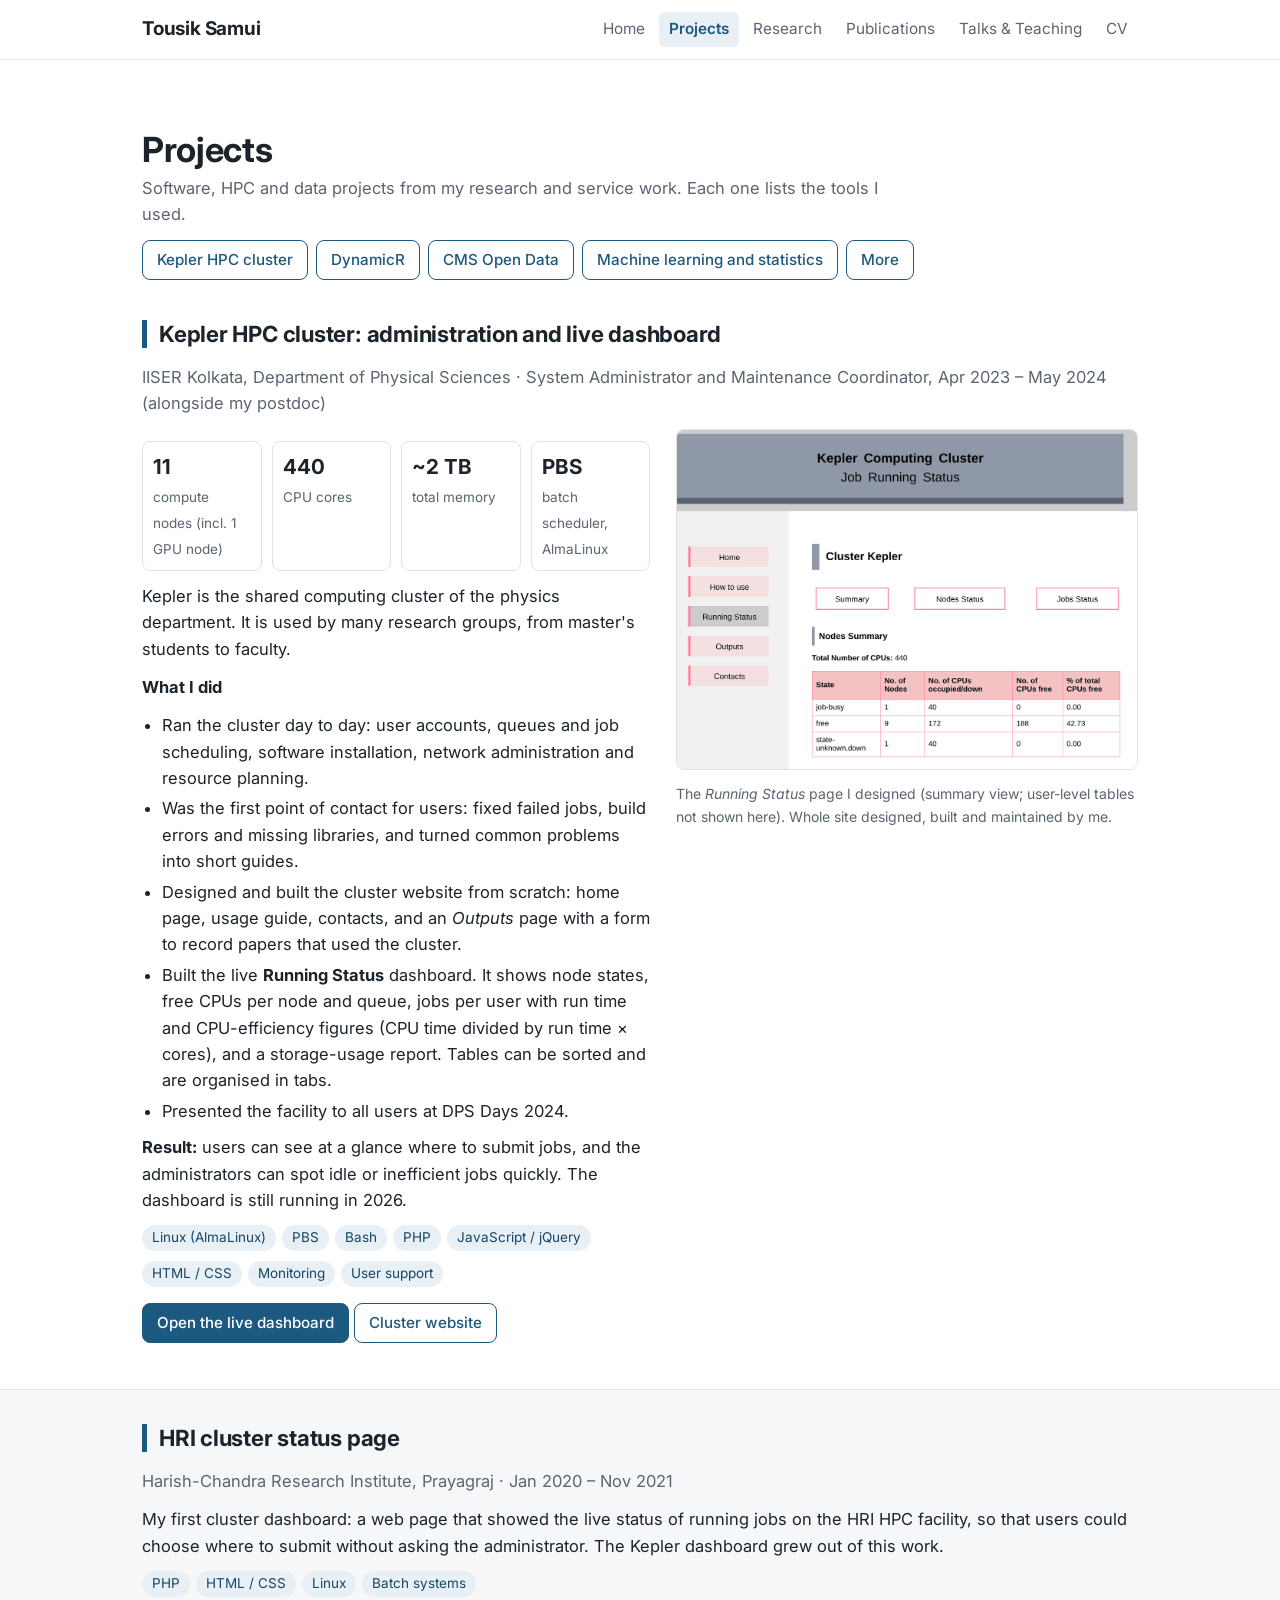
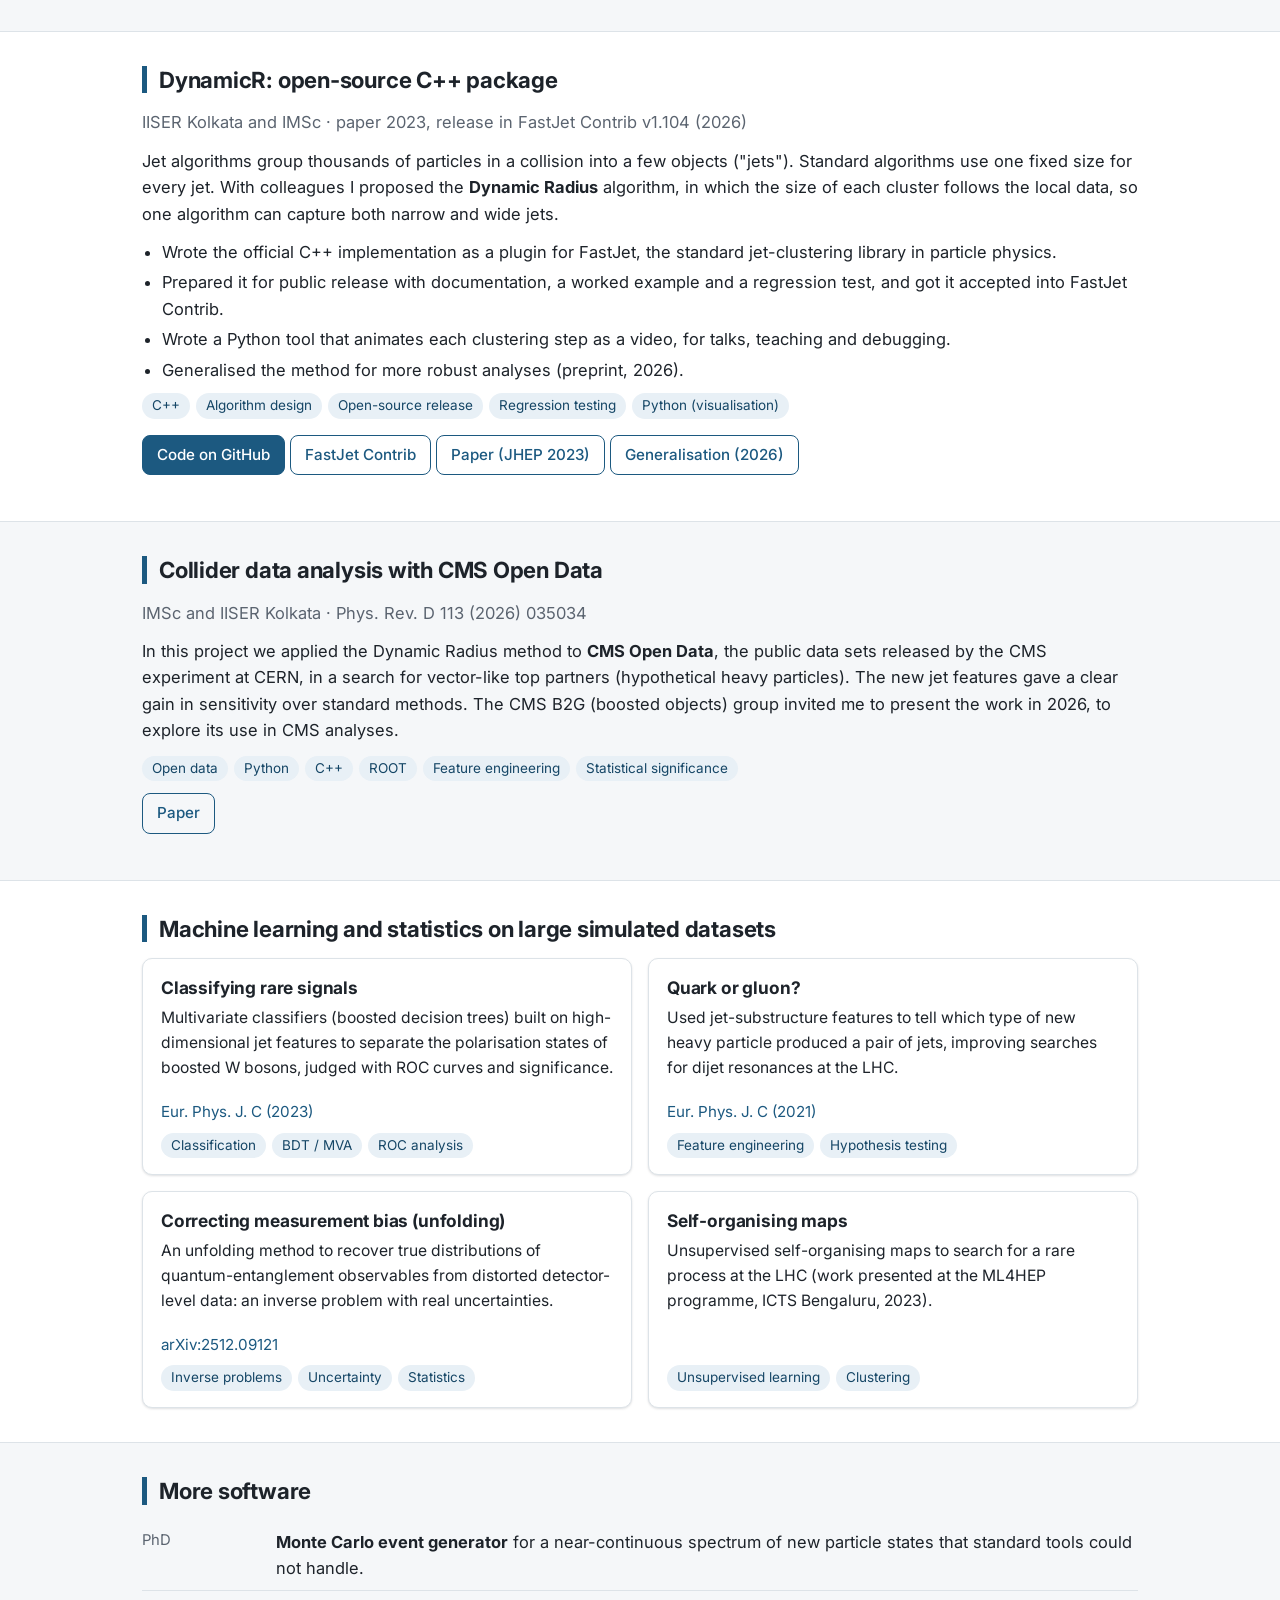
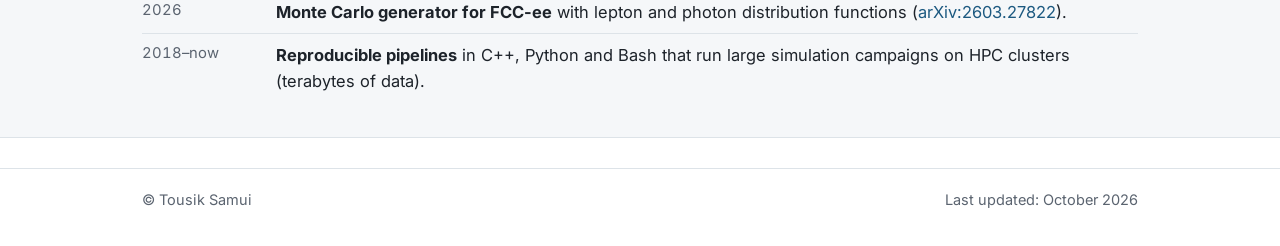
<file: projects.html>
<!DOCTYPE html>
<html lang="en">
<head>
  <meta charset="utf-8">
  <meta name="viewport" content="width=device-width, initial-scale=1">
  <title>Projects | Tousik Samui</title>
  <meta name="description" content="Software, HPC and data projects by Tousik Samui: Kepler HPC cluster and live dashboard, DynamicR (C++), analysis of CMS Open Data, machine learning and statistics.">
  <link rel="icon" href="images/favicon.png">
  <link rel="preconnect" href="https://fonts.googleapis.com">
  <link rel="preconnect" href="https://fonts.gstatic.com" crossorigin>
  <link href="https://fonts.googleapis.com/css2?family=Inter:wght@400..700&display=swap" rel="stylesheet">
  <link rel="stylesheet" href="style.css">
  <style>
    /* layout used only on this page */
    .project { display: grid; grid-template-columns: 1.1fr 1fr; gap: 26px; align-items: start; }
    .project.single { grid-template-columns: 1fr; }
    .project ul { padding-left: 1.2em; margin: 6px 0 10px; }
    .project li { margin-bottom: 4px; }
    .project ul.tags { padding-left: 0; margin: 0; }
    .facts { display: grid; grid-template-columns: repeat(auto-fit, minmax(105px, 1fr)); gap: 10px; margin: 12px 0; }
    .facts div { border: 1px solid var(--line); border-radius: 8px; padding: 8px 10px; background: var(--card); }
    .facts b { display: block; font-size: 1.25rem; }
    .facts span { font-size: 0.82rem; color: var(--muted); }
    figure { margin: 0; }
    figcaption { font-size: 0.85rem; color: var(--muted); margin-top: 6px; }
    @media (max-width: 820px) { .project { grid-template-columns: 1fr; } }
  </style>
</head>
<body>

<header class="site">
  <div class="wrap">
    <a class="name" href="index.html">Tousik Samui</a>
    <nav>
      <a href="index.html">Home</a>
      <a class="current" href="projects.html">Projects</a>
      <a href="research.html">Research</a>
      <a href="pub.html">Publications</a>
      <a href="activities.html">Talks &amp; Teaching</a>
      <a href="TousikSamui_CV.pdf">CV</a>
    </nav>
  </div>
</header>

<main>
<div class="wrap page-title">
  <h1>Projects</h1>
  <p>Software, HPC and data projects from my research and service work. Each one lists the tools I used.</p>
  <ul class="toc">
    <li><a class="btn" href="#kepler">Kepler HPC cluster</a></li>
    <li><a class="btn" href="#dynamicr">DynamicR</a></li>
    <li><a class="btn" href="#cms">CMS Open Data</a></li>
    <li><a class="btn" href="#ml">Machine learning and statistics</a></li>
    <li><a class="btn" href="#more">More</a></li>
  </ul>
</div>

<!-- ================= KEPLER ================= -->
<section class="block" id="kepler">
  <div class="wrap">
    <h2>Kepler HPC cluster: administration and live dashboard</h2>
    <p class="muted">IISER Kolkata, Department of Physical Sciences &middot; System Administrator and Maintenance Coordinator, Apr 2023 &ndash; May 2024 (alongside my postdoc)</p>
    <div class="project">
      <div>
        <div class="facts">
          <div><b>11</b><span>compute nodes (incl. 1 GPU node)</span></div>
          <div><b>440</b><span>CPU cores</span></div>
          <div><b>~2 TB</b><span>total memory</span></div>
          <div><b>PBS</b><span>batch scheduler, AlmaLinux</span></div>
        </div>
        <p>Kepler is the shared computing cluster of the physics department. It is used by many research groups, from master's students to faculty.</p>
        <p><b>What I did</b></p>
        <ul>
          <li>Ran the cluster day to day: user accounts, queues and job scheduling, software installation, network administration and resource planning.</li>
          <li>Was the first point of contact for users: fixed failed jobs, build errors and missing libraries, and turned common problems into short guides.</li>
          <li>Designed and built the cluster website from scratch: home page, usage guide, contacts, and an <i>Outputs</i> page with a form to record papers that used the cluster.</li>
          <li>Built the live <b>Running Status</b> dashboard. It shows node states, free CPUs per node and queue, jobs per user with run time and CPU-efficiency figures (CPU time divided by run time &times; cores), and a storage-usage report. Tables can be sorted and are organised in tabs.</li>
          <li>Presented the facility to all users at DPS Days 2024.</li>
        </ul>
        <p><b>Result:</b> users can see at a glance where to submit jobs, and the administrators can spot idle or inefficient jobs quickly. The dashboard is still running in 2026.</p>
        <ul class="tags"><li>Linux (AlmaLinux)</li><li>PBS</li><li>Bash</li><li>PHP</li><li>JavaScript / jQuery</li><li>HTML / CSS</li><li>Monitoring</li><li>User support</li></ul>
        <p class="links" style="margin-top:12px"><a class="btn primary" href="https://www.iiserkol.ac.in/~dps.hpc/clusterStatus">Open the live dashboard</a> <a class="btn" href="https://www.iiserkol.ac.in/~dps.hpc/">Cluster website</a></p>
      </div>
      <figure>
        <img class="shot" src="images/kepler_dashboard.png" alt="The Running Status page of the Kepler cluster: header, menu on the left, and a summary table of node states" style="border-radius:8px;border:1px solid var(--line)">
        <figcaption>The <i>Running Status</i> page I designed (summary view; user-level tables not shown here). Whole site designed, built and maintained by me.</figcaption>
      </figure>
    </div>
  </div>
</section>

<!-- ================= HRI ================= -->
<section class="block alt">
  <div class="wrap">
    <h2>HRI cluster status page</h2>
    <p class="muted">Harish-Chandra Research Institute, Prayagraj &middot; Jan 2020 &ndash; Nov 2021</p>
    <p>My first cluster dashboard: a web page that showed the live status of running jobs on the HRI HPC facility, so that users could choose where to submit without asking the administrator. The Kepler dashboard grew out of this work.</p>
    <ul class="tags"><li>PHP</li><li>HTML / CSS</li><li>Linux</li><li>Batch systems</li></ul>
  </div>
</section>

<!-- ================= DYNAMICR ================= -->
<section class="block" id="dynamicr">
  <div class="wrap">
    <h2>DynamicR: open-source C++ package</h2>
    <p class="muted">IISER Kolkata and IMSc &middot; paper 2023, release in FastJet Contrib v1.104 (2026)</p>
    <div class="project single">
      <div>
        <p>Jet algorithms group thousands of particles in a collision into a few objects ("jets"). Standard algorithms use one fixed size for every jet. With colleagues I proposed the <b>Dynamic Radius</b> algorithm, in which the size of each cluster follows the local data, so one algorithm can capture both narrow and wide jets.</p>
        <ul>
          <li>Wrote the official C++ implementation as a plugin for FastJet, the standard jet-clustering library in particle physics.</li>
          <li>Prepared it for public release with documentation, a worked example and a regression test, and got it accepted into FastJet Contrib.</li>
          <li>Wrote a Python tool that animates each clustering step as a video, for talks, teaching and debugging.</li>
          <li>Generalised the method for more robust analyses (preprint, 2026).</li>
        </ul>
        <ul class="tags"><li>C++</li><li>Algorithm design</li><li>Open-source release</li><li>Regression testing</li><li>Python (visualisation)</li></ul>
        <p class="links" style="margin-top:12px"><a class="btn primary" href="https://github.com/tousiksamui/DynamicRJetAlgorithm">Code on GitHub</a> <a class="btn" href="https://fastjet.fr/contrib/">FastJet Contrib</a> <a class="btn" href="https://doi.org/10.1007/JHEP04(2023)019">Paper (JHEP 2023)</a> <a class="btn" href="https://arxiv.org/abs/2609.29862">Generalisation (2026)</a></p>
      </div>
    </div>
  </div>
</section>

<!-- ================= CMS OPEN DATA ================= -->
<section class="block alt" id="cms">
  <div class="wrap">
    <h2>Collider data analysis with CMS Open Data</h2>
    <p class="muted">IMSc and IISER Kolkata &middot; Phys. Rev. D 113 (2026) 035034</p>
    <p>In this project we applied the Dynamic Radius method to <b>CMS Open Data</b>, the public data sets released by the CMS experiment at CERN, in a search for vector-like top partners (hypothetical heavy particles). The new jet features gave a clear gain in sensitivity over standard methods. The CMS B2G (boosted objects) group invited me to present the work in 2026, to explore its use in CMS analyses.</p>
    <ul class="tags"><li>Open data</li><li>Python</li><li>C++</li><li>ROOT</li><li>Feature engineering</li><li>Statistical significance</li></ul>
    <p class="links" style="margin-top:12px"><a class="btn" href="https://doi.org/10.1103/dhs6-gcn9">Paper</a></p>
  </div>
</section>

<!-- ================= ML AND STATISTICS ================= -->
<section class="block" id="ml">
  <div class="wrap">
    <h2>Machine learning and statistics on large simulated datasets</h2>
    <div class="cards two">
      <div class="card">
        <h3>Classifying rare signals</h3>
        <p>Multivariate classifiers (boosted decision trees) built on high-dimensional jet features to separate the polarisation states of boosted W bosons, judged with ROC curves and significance.</p>
        <div class="links"><a href="https://doi.org/10.1140/epjc/s10052-023-12118-1">Eur. Phys. J. C (2023)</a></div>
        <ul class="tags"><li>Classification</li><li>BDT / MVA</li><li>ROC analysis</li></ul>
      </div>
      <div class="card">
        <h3>Quark or gluon?</h3>
        <p>Used jet-substructure features to tell which type of new heavy particle produced a pair of jets, improving searches for dijet resonances at the LHC.</p>
        <div class="links"><a href="https://doi.org/10.1140/epjc/s10052-021-08856-9">Eur. Phys. J. C (2021)</a></div>
        <ul class="tags"><li>Feature engineering</li><li>Hypothesis testing</li></ul>
      </div>
      <div class="card">
        <h3>Correcting measurement bias (unfolding)</h3>
        <p>An unfolding method to recover true distributions of quantum-entanglement observables from distorted detector-level data: an inverse problem with real uncertainties.</p>
        <div class="links"><a href="https://arxiv.org/abs/2512.09121">arXiv:2512.09121</a></div>
        <ul class="tags"><li>Inverse problems</li><li>Uncertainty</li><li>Statistics</li></ul>
      </div>
      <div class="card">
        <h3>Self-organising maps</h3>
        <p>Unsupervised self-organising maps to search for a rare process at the LHC (work presented at the ML4HEP programme, ICTS Bengaluru, 2023).</p>
        <ul class="tags"><li>Unsupervised learning</li><li>Clustering</li></ul>
      </div>
    </div>
  </div>
</section>

<!-- ================= MORE ================= -->
<section class="block alt" id="more">
  <div class="wrap">
    <h2>More software</h2>
    <ul class="dated">
      <li><span class="when">PhD</span><span><b>Monte Carlo event generator</b> for a near-continuous spectrum of new particle states that standard tools could not handle.</span></li>
      <li><span class="when">2026</span><span><b>Monte Carlo generator for FCC-ee</b> with lepton and photon distribution functions (<a href="https://arxiv.org/abs/2603.27822">arXiv:2603.27822</a>).</span></li>
      <li><span class="when">2018&ndash;now</span><span><b>Reproducible pipelines</b> in C++, Python and Bash that run large simulation campaigns on HPC clusters (terabytes of data).</span></li>
    </ul>
  </div>
</section>

</main>

<footer class="site">
  <div class="wrap"><span>&copy; Tousik Samui</span><span>Last updated: October 2026</span></div>
</footer>

</body>
</html>
</file>
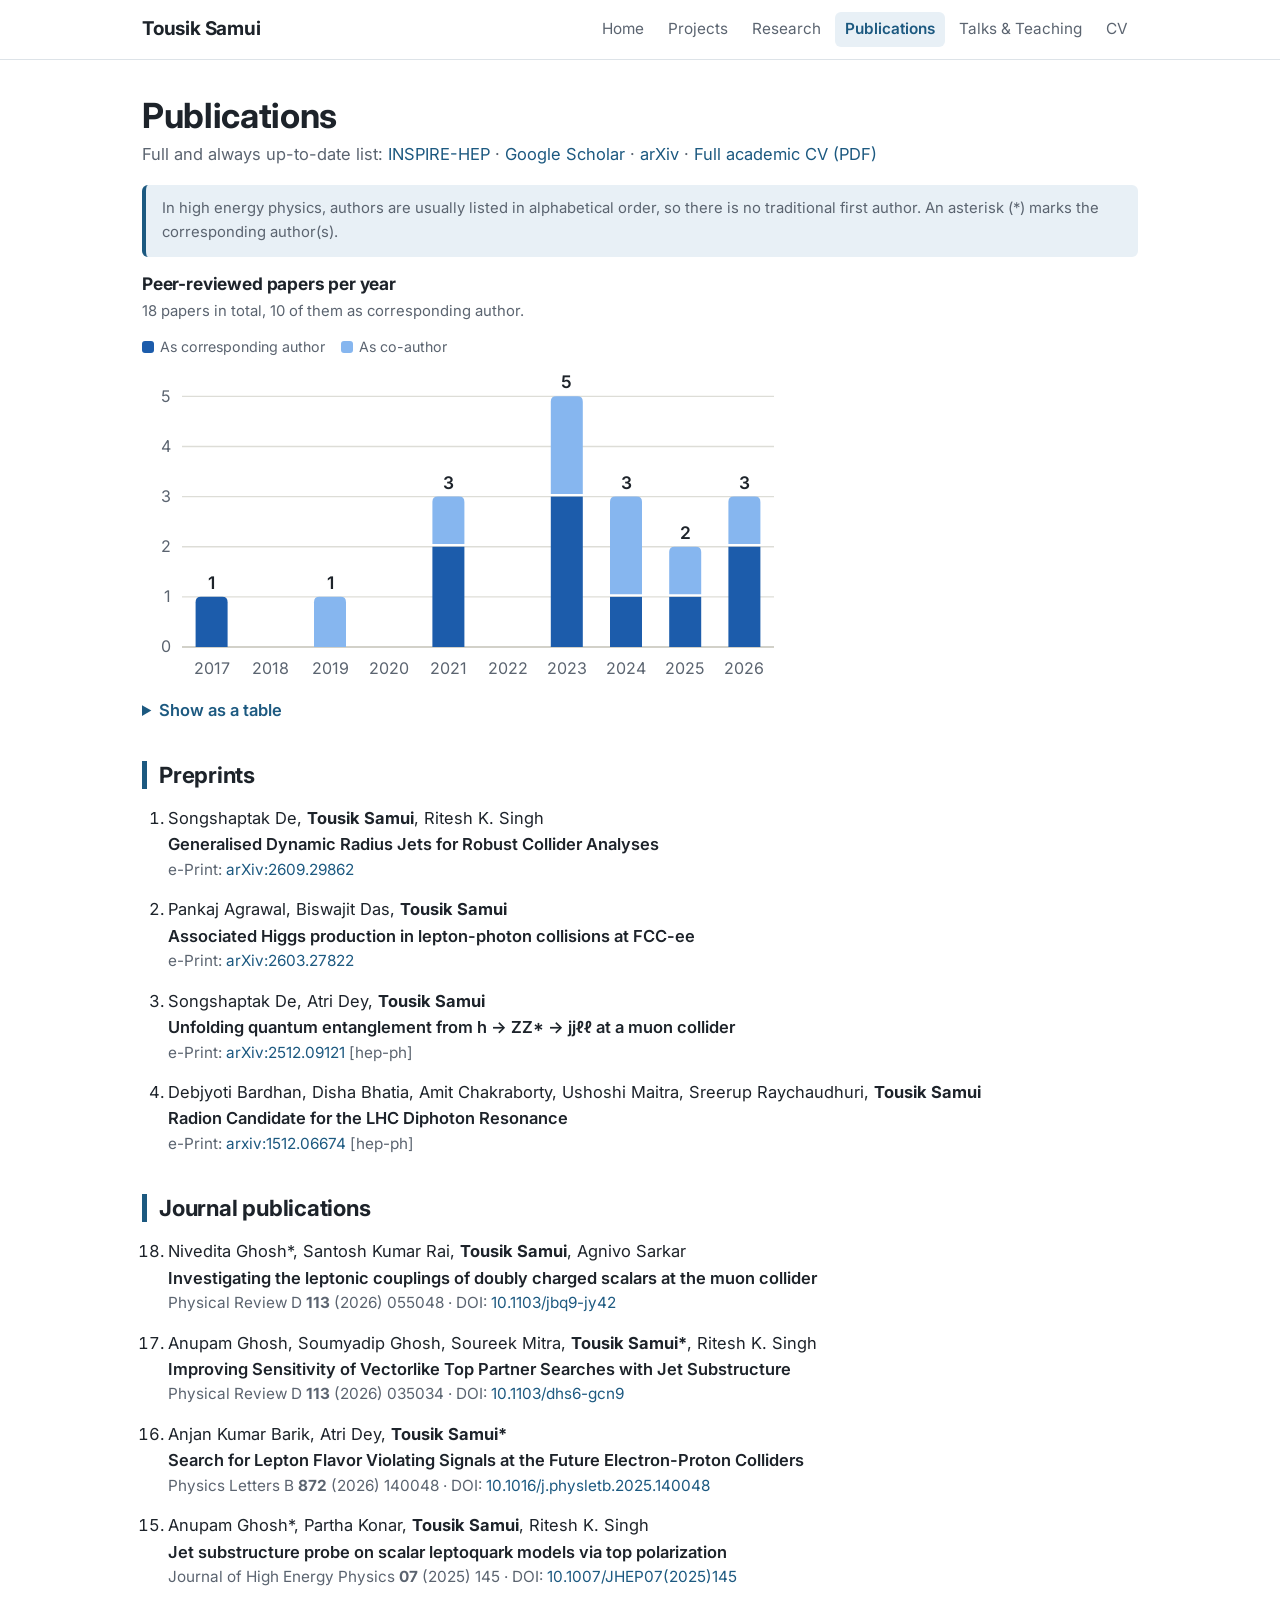
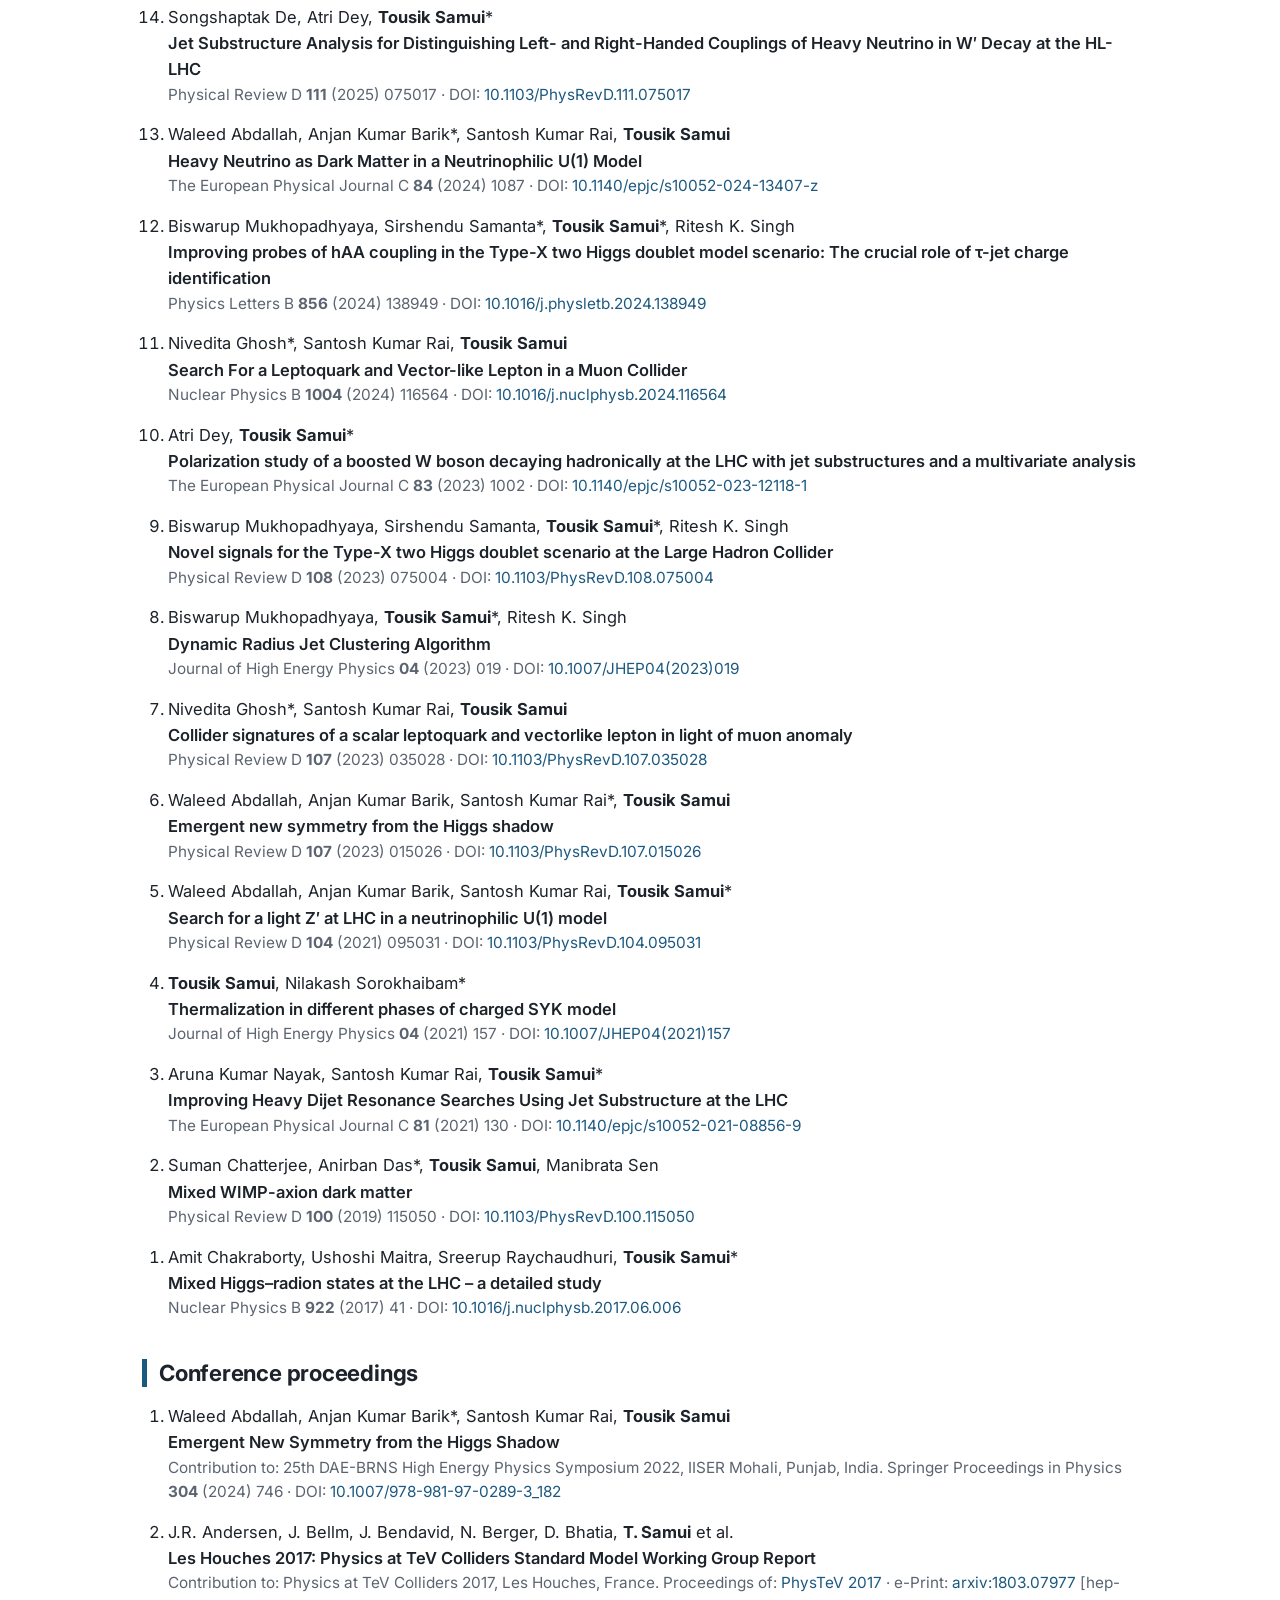
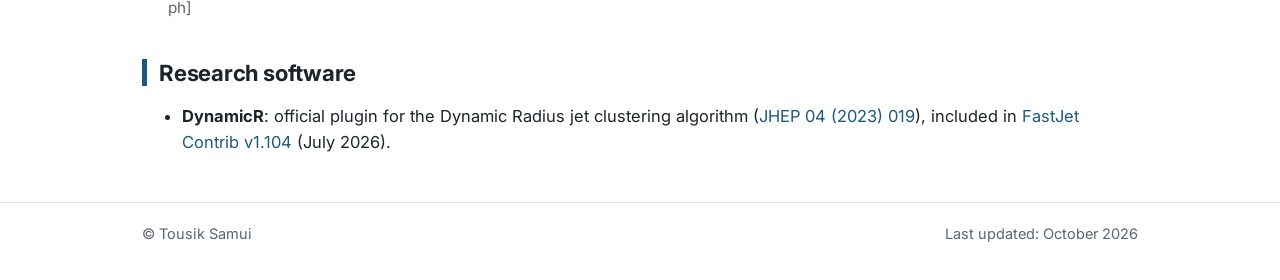
<file: pub.html>
<!DOCTYPE html>
<html lang="en">
<head>
  <meta charset="utf-8">
  <meta name="viewport" content="width=device-width, initial-scale=1">
  <title>Publications | Tousik Samui</title>
  <meta name="description" content="Publications and preprints of Tousik Samui in high energy physics phenomenology.">
  <link rel="icon" href="images/favicon.png">
  <link rel="preconnect" href="https://fonts.googleapis.com">
  <link rel="preconnect" href="https://fonts.gstatic.com" crossorigin>
  <link href="https://fonts.googleapis.com/css2?family=Inter:wght@400..700&display=swap" rel="stylesheet">
  <link rel="stylesheet" href="style.css">
</head>
<body>

<header class="site">
  <div class="wrap">
    <a class="name" href="index.html">Tousik Samui</a>
    <nav>
      <a href="index.html">Home</a>
      <a href="projects.html">Projects</a>
      <a href="research.html">Research</a>
      <a class="current" href="pub.html">Publications</a>
      <a href="activities.html">Talks &amp; Teaching</a>
      <a href="TousikSamui_CV.pdf">CV</a>
    </nav>
  </div>
</header>

<main>
<div class="wrap">

  <h1>Publications</h1>
  <p class="subtitle">Full and always up-to-date list: <a href="https://inspirehep.net/authors/1413674">INSPIRE-HEP</a> &middot; <a href="https://scholar.google.com/citations?user=7_l0Ty4AAAAJ">Google Scholar</a> &middot; <a href="https://arxiv.org/a/samui_t_1.html">arXiv</a> &middot; <a href="TousikSamui_CV_academic.pdf">Full academic CV (PDF)</a></p>

  <div class="box small">In high energy physics, authors are usually listed in alphabetical order, so there is no traditional first author. An asterisk (*) marks the corresponding author(s).</div>

  <!-- PUB-CHART START (made by make_pub_chart.py; edit the numbers there, not here) -->
<div class="chart">
  <h3>Peer-reviewed papers per year</h3>
  <p class="small">18 papers in total, 10 of them as corresponding author.</p>
  <ul class="legend">
    <li><span class="key" style="background:var(--c-main)"></span>As corresponding author</li>
    <li><span class="key" style="background:var(--c-other)"></span>As co-author</li>
  </ul>
<svg viewBox="0 0 480 240" role="img" aria-labelledby="pubchart-title">
<title id="pubchart-title">Peer-reviewed papers per year, 2017 to 2026</title>
<line x1="30" x2="474" y1="210.0" y2="210.0" stroke="var(--c-axis)" stroke-width="1" opacity="1"/>
<text x="22" y="214.0" text-anchor="end" font-size="12" fill="var(--c-text)">0</text>
<line x1="30" x2="474" y1="172.4" y2="172.4" stroke="var(--c-axis)" stroke-width="1" opacity="0.55"/>
<text x="22" y="176.4" text-anchor="end" font-size="12" fill="var(--c-text)">1</text>
<line x1="30" x2="474" y1="134.8" y2="134.8" stroke="var(--c-axis)" stroke-width="1" opacity="0.55"/>
<text x="22" y="138.8" text-anchor="end" font-size="12" fill="var(--c-text)">2</text>
<line x1="30" x2="474" y1="97.2" y2="97.2" stroke="var(--c-axis)" stroke-width="1" opacity="0.55"/>
<text x="22" y="101.2" text-anchor="end" font-size="12" fill="var(--c-text)">3</text>
<line x1="30" x2="474" y1="59.6" y2="59.6" stroke="var(--c-axis)" stroke-width="1" opacity="0.55"/>
<text x="22" y="63.6" text-anchor="end" font-size="12" fill="var(--c-text)">4</text>
<line x1="30" x2="474" y1="22.0" y2="22.0" stroke="var(--c-axis)" stroke-width="1" opacity="0.55"/>
<text x="22" y="26.0" text-anchor="end" font-size="12" fill="var(--c-text)">5</text>
<g class="year" tabindex="0"><title>2017: 1 paper (1 as corresponding author, 0 as co-author)</title>
<rect x="30.0" y="22" width="44.4" height="188" fill="transparent"/>
<path class="bar" fill="var(--c-main)" d="M40.2,210.0 V176.4 Q40.2,172.4 44.2,172.4 H60.2 Q64.2,172.4 64.2,176.4 V210.0 Z"/>
<text x="52.2" y="166.4" text-anchor="middle" font-size="13" font-weight="600" fill="var(--ink)">1</text>
<text x="52.2" y="230" text-anchor="middle" font-size="12" fill="var(--c-text)">2017</text>
</g>
<g class="year" tabindex="0"><title>2018: 0 papers</title>
<rect x="74.4" y="22" width="44.4" height="188" fill="transparent"/>
<text x="96.6" y="230" text-anchor="middle" font-size="12" fill="var(--c-text)">2018</text>
</g>
<g class="year" tabindex="0"><title>2019: 1 paper (0 as corresponding author, 1 as co-author)</title>
<rect x="118.8" y="22" width="44.4" height="188" fill="transparent"/>
<path class="bar" fill="var(--c-other)" d="M129.0,210.0 V176.4 Q129.0,172.4 133.0,172.4 H149.0 Q153.0,172.4 153.0,176.4 V210.0 Z"/>
<text x="141.0" y="166.4" text-anchor="middle" font-size="13" font-weight="600" fill="var(--ink)">1</text>
<text x="141.0" y="230" text-anchor="middle" font-size="12" fill="var(--c-text)">2019</text>
</g>
<g class="year" tabindex="0"><title>2020: 0 papers</title>
<rect x="163.2" y="22" width="44.4" height="188" fill="transparent"/>
<text x="185.4" y="230" text-anchor="middle" font-size="12" fill="var(--c-text)">2020</text>
</g>
<g class="year" tabindex="0"><title>2021: 3 papers (2 as corresponding author, 1 as co-author)</title>
<rect x="207.6" y="22" width="44.4" height="188" fill="transparent"/>
<rect class="bar" x="217.8" y="134.8" width="24.0" height="75.2" fill="var(--c-main)"/>
<path class="bar" fill="var(--c-other)" d="M217.8,132.8 V101.2 Q217.8,97.2 221.8,97.2 H237.8 Q241.8,97.2 241.8,101.2 V132.8 Z"/>
<text x="229.8" y="91.2" text-anchor="middle" font-size="13" font-weight="600" fill="var(--ink)">3</text>
<text x="229.8" y="230" text-anchor="middle" font-size="12" fill="var(--c-text)">2021</text>
</g>
<g class="year" tabindex="0"><title>2022: 0 papers</title>
<rect x="252.0" y="22" width="44.4" height="188" fill="transparent"/>
<text x="274.2" y="230" text-anchor="middle" font-size="12" fill="var(--c-text)">2022</text>
</g>
<g class="year" tabindex="0"><title>2023: 5 papers (3 as corresponding author, 2 as co-author)</title>
<rect x="296.4" y="22" width="44.4" height="188" fill="transparent"/>
<rect class="bar" x="306.6" y="97.2" width="24.0" height="112.8" fill="var(--c-main)"/>
<path class="bar" fill="var(--c-other)" d="M306.6,95.2 V26.0 Q306.6,22.0 310.6,22.0 H326.6 Q330.6,22.0 330.6,26.0 V95.2 Z"/>
<text x="318.6" y="16.0" text-anchor="middle" font-size="13" font-weight="600" fill="var(--ink)">5</text>
<text x="318.6" y="230" text-anchor="middle" font-size="12" fill="var(--c-text)">2023</text>
</g>
<g class="year" tabindex="0"><title>2024: 3 papers (1 as corresponding author, 2 as co-author)</title>
<rect x="340.8" y="22" width="44.4" height="188" fill="transparent"/>
<rect class="bar" x="351.0" y="172.4" width="24.0" height="37.6" fill="var(--c-main)"/>
<path class="bar" fill="var(--c-other)" d="M351.0,170.4 V101.2 Q351.0,97.2 355.0,97.2 H371.0 Q375.0,97.2 375.0,101.2 V170.4 Z"/>
<text x="363.0" y="91.2" text-anchor="middle" font-size="13" font-weight="600" fill="var(--ink)">3</text>
<text x="363.0" y="230" text-anchor="middle" font-size="12" fill="var(--c-text)">2024</text>
</g>
<g class="year" tabindex="0"><title>2025: 2 papers (1 as corresponding author, 1 as co-author)</title>
<rect x="385.2" y="22" width="44.4" height="188" fill="transparent"/>
<rect class="bar" x="395.4" y="172.4" width="24.0" height="37.6" fill="var(--c-main)"/>
<path class="bar" fill="var(--c-other)" d="M395.4,170.4 V138.8 Q395.4,134.8 399.4,134.8 H415.4 Q419.4,134.8 419.4,138.8 V170.4 Z"/>
<text x="407.4" y="128.8" text-anchor="middle" font-size="13" font-weight="600" fill="var(--ink)">2</text>
<text x="407.4" y="230" text-anchor="middle" font-size="12" fill="var(--c-text)">2025</text>
</g>
<g class="year" tabindex="0"><title>2026: 3 papers (2 as corresponding author, 1 as co-author)</title>
<rect x="429.6" y="22" width="44.4" height="188" fill="transparent"/>
<rect class="bar" x="439.8" y="134.8" width="24.0" height="75.2" fill="var(--c-main)"/>
<path class="bar" fill="var(--c-other)" d="M439.8,132.8 V101.2 Q439.8,97.2 443.8,97.2 H459.8 Q463.8,97.2 463.8,101.2 V132.8 Z"/>
<text x="451.8" y="91.2" text-anchor="middle" font-size="13" font-weight="600" fill="var(--ink)">3</text>
<text x="451.8" y="230" text-anchor="middle" font-size="12" fill="var(--c-text)">2026</text>
</g>
</svg>
  <details class="full"><summary>Show as a table</summary>
    <table><tr><th>Year</th><th>Corresponding author</th><th>Co-author</th><th>Total</th></tr>
<tr><td>2017</td><td>1</td><td>0</td><td>1</td></tr>
<tr><td>2019</td><td>0</td><td>1</td><td>1</td></tr>
<tr><td>2021</td><td>2</td><td>1</td><td>3</td></tr>
<tr><td>2023</td><td>3</td><td>2</td><td>5</td></tr>
<tr><td>2024</td><td>1</td><td>2</td><td>3</td></tr>
<tr><td>2025</td><td>1</td><td>1</td><td>2</td></tr>
<tr><td>2026</td><td>2</td><td>1</td><td>3</td></tr>
    </table>
  </details>
</div>
<!-- PUB-CHART END -->

  <!-- HOW TO ADD A NEW ITEM: copy one <li> ... </li> block, paste it at the top of the list, and edit the text. -->

  <h2>Preprints</h2>
  <ol class="pubs">
      <li>
        <span class="authors">Songshaptak De, <span class="me">Tousik Samui</span>, Ritesh K.&nbsp;Singh</span>
        <span class="title">Generalised Dynamic Radius Jets for Robust Collider Analyses</span>
        <span class="venue">e-Print: <a href="https://arxiv.org/abs/2609.29862">arXiv:2609.29862</a></span>
      </li>
      <li>
        <span class="authors">Pankaj Agrawal, Biswajit Das, <span class="me">Tousik Samui</span></span>
        <span class="title">Associated Higgs production in lepton-photon collisions at FCC-ee</span>
        <span class="venue">e-Print: <a href="https://arxiv.org/abs/2603.27822">arXiv:2603.27822</a></span>
      </li>
      <li>
        <span class="authors">Songshaptak De, Atri Dey, <span class="me">Tousik Samui</span></span>
        <span class="title">Unfolding quantum entanglement from h &rarr; ZZ* &rarr; jj&ell;&ell; at a muon collider</span>
        <span class="venue">e-Print: <a href="https://arxiv.org/abs/2512.09121">arXiv:2512.09121</a> [hep-ph]</span>
      </li>
      <li>
        <span class="authors">Debjyoti Bardhan, Disha Bhatia, Amit Chakraborty, Ushoshi Maitra, Sreerup Raychaudhuri, <span class="me">Tousik Samui</span></span>
        <span class="title">Radion Candidate for the LHC Diphoton Resonance</span>
        <span class="venue">e-Print: <a href="https://arxiv.org/abs/1512.06674">arxiv:1512.06674</a> [hep-ph]</span>
      </li>
  </ol>

  <h2>Journal publications</h2>
  <ol class="pubs" reversed>
      <li>
        <span class="authors">Nivedita Ghosh*, Santosh Kumar Rai, <span class="me">Tousik Samui</span>, Agnivo Sarkar</span>
        <span class="title">Investigating the leptonic couplings of doubly charged scalars at the muon collider</span>
        <span class="venue">Physical Review D <b>113</b> (2026) 055048 &middot; DOI: <a href="https://doi.org/10.1103/jbq9-jy42">10.1103/jbq9-jy42</a></span>
      </li>
      <li>
        <span class="authors">Anupam Ghosh, Soumyadip Ghosh, Soureek Mitra, <b>Tousik Samui*</b>, Ritesh K.&nbsp;Singh</span>
        <span class="title">Improving Sensitivity of Vectorlike Top Partner Searches with Jet Substructure</span>
        <span class="venue">Physical Review D <b>113</b> (2026) 035034 &middot; DOI: <a href="https://doi.org/10.1103/dhs6-gcn9">10.1103/dhs6-gcn9</a></span>
      </li>
      <li>
        <span class="authors">Anjan Kumar Barik, Atri Dey, <b>Tousik Samui*</b></span>
        <span class="title">Search for Lepton Flavor Violating Signals at the Future Electron-Proton Colliders</span>
        <span class="venue">Physics Letters B <b>872</b> (2026) 140048 &middot; DOI: <a href="https://doi.org/10.1016/j.physletb.2025.140048">10.1016/j.physletb.2025.140048</a></span>
      </li>
      <li>
        <span class="authors">Anupam Ghosh*, Partha Konar, <span class="me">Tousik Samui</span>, Ritesh K.&nbsp;Singh</span>
        <span class="title">Jet substructure probe on scalar leptoquark models via top polarization</span>
        <span class="venue">Journal of High Energy Physics <b>07</b> (2025) 145 &middot; DOI: <a href="https://doi.org/10.1007/JHEP07(2025)145">10.1007/JHEP07(2025)145</a></span>
      </li>
      <li>
        <span class="authors">Songshaptak De, Atri Dey, <span class="me">Tousik Samui</span>*</span>
        <span class="title">Jet Substructure Analysis for Distinguishing Left- and Right-Handed Couplings of Heavy Neutrino in W&prime; Decay at the HL-LHC</span>
        <span class="venue">Physical Review D <b>111</b> (2025) 075017 &middot; DOI: <a href="https://doi.org/10.1103/PhysRevD.111.075017">10.1103/PhysRevD.111.075017</a></span>
      </li>
      <li>
        <span class="authors">Waleed Abdallah, Anjan Kumar Barik*, Santosh Kumar Rai, <span class="me">Tousik Samui</span></span>
        <span class="title">Heavy Neutrino as Dark Matter in a Neutrinophilic U(1) Model</span>
        <span class="venue">The European Physical Journal C <b>84</b> (2024) 1087 &middot; DOI: <a href="https://doi.org/10.1140/epjc/s10052-024-13407-z">10.1140/epjc/s10052-024-13407-z</a></span>
      </li>
      <li>
        <span class="authors">Biswarup Mukhopadhyaya, Sirshendu Samanta*, <span class="me">Tousik Samui</span>*, Ritesh K. Singh</span>
        <span class="title">Improving probes of hAA coupling in the Type-X two Higgs doublet model scenario: The crucial role of &tau;-jet charge identification</span>
        <span class="venue">Physics Letters B <b>856</b> (2024) 138949 &middot; DOI: <a href="https://doi.org/10.1016/j.physletb.2024.138949">10.1016/j.physletb.2024.138949</a></span>
      </li>
      <li>
        <span class="authors">Nivedita Ghosh*, Santosh Kumar Rai, <span class="me">Tousik Samui</span></span>
        <span class="title">Search For a Leptoquark and Vector-like Lepton in a Muon Collider</span>
        <span class="venue">Nuclear Physics B <b>1004</b> (2024) 116564 &middot; DOI: <a href="https://doi.org/10.1016/j.nuclphysb.2024.116564">10.1016/j.nuclphysb.2024.116564</a></span>
      </li>
      <li>
        <span class="authors">Atri Dey, <span class="me">Tousik Samui</span>*</span>
        <span class="title">Polarization study of a boosted W boson decaying hadronically at the LHC with jet substructures and a multivariate analysis</span>
        <span class="venue">The European Physical Journal C <b>83</b> (2023) 1002 &middot; DOI: <a href="https://doi.org/10.1140/epjc/s10052-023-12118-1">10.1140/epjc/s10052-023-12118-1</a></span>
      </li>
      <li>
        <span class="authors">Biswarup Mukhopadhyaya, Sirshendu Samanta, <span class="me">Tousik Samui</span>*, Ritesh K. Singh</span>
        <span class="title">Novel signals for the Type-X two Higgs doublet scenario at the Large Hadron Collider</span>
        <span class="venue">Physical Review D <b>108</b> (2023) 075004 &middot; DOI: <a href="https://doi.org/10.1103/PhysRevD.108.075004">10.1103/PhysRevD.108.075004</a></span>
      </li>
      <li>
        <span class="authors">Biswarup Mukhopadhyaya, <span class="me">Tousik Samui</span>*, Ritesh K. Singh</span>
        <span class="title">Dynamic Radius Jet Clustering Algorithm</span>
        <span class="venue">Journal of High Energy Physics <b>04</b> (2023) 019 &middot; DOI: <a href="https://doi.org/10.1007/JHEP04(2023)019">10.1007/JHEP04(2023)019</a></span>
      </li>
      <li>
        <span class="authors">Nivedita Ghosh*, Santosh Kumar Rai, <span class="me">Tousik Samui</span></span>
        <span class="title">Collider signatures of a scalar leptoquark and vectorlike lepton in light of muon anomaly</span>
        <span class="venue">Physical Review D <b>107</b> (2023) 035028 &middot; DOI: <a href="https://doi.org/10.1103/PhysRevD.107.035028">10.1103/PhysRevD.107.035028</a></span>
      </li>
      <li>
        <span class="authors">Waleed Abdallah, Anjan Kumar Barik, Santosh Kumar Rai*, <span class="me">Tousik Samui</span></span>
        <span class="title">Emergent new symmetry from the Higgs shadow</span>
        <span class="venue">Physical Review D <b>107</b> (2023) 015026 &middot; DOI: <a href="https://doi.org/10.1103/PhysRevD.107.015026">10.1103/PhysRevD.107.015026</a></span>
      </li>
      <li>
        <span class="authors">Waleed Abdallah, Anjan Kumar Barik, Santosh Kumar Rai, <span class="me">Tousik Samui</span>*</span>
        <span class="title">Search for a light Z&prime; at LHC in a neutrinophilic U(1) model</span>
        <span class="venue">Physical Review D <b>104</b> (2021) 095031 &middot; DOI: <a href="https://doi.org/10.1103/PhysRevD.104.095031">10.1103/PhysRevD.104.095031</a></span>
      </li>
      <li>
        <span class="authors"><span class="me">Tousik Samui</span>, Nilakash Sorokhaibam*</span>
        <span class="title">Thermalization in different phases of charged SYK model</span>
        <span class="venue">Journal of High Energy Physics <b>04</b> (2021) 157 &middot; DOI: <a href="https://doi.org/10.1007/JHEP04(2021)157">10.1007/JHEP04(2021)157</a></span>
      </li>
      <li>
        <span class="authors">Aruna Kumar Nayak, Santosh Kumar Rai, <span class="me">Tousik Samui</span>*</span>
        <span class="title">Improving Heavy Dijet Resonance Searches Using Jet Substructure at the LHC</span>
        <span class="venue">The European Physical Journal C <b>81</b> (2021) 130 &middot; DOI: <a href="https://doi.org/10.1140/epjc/s10052-021-08856-9">10.1140/epjc/s10052-021-08856-9</a></span>
      </li>
      <li>
        <span class="authors">Suman Chatterjee, Anirban Das*, <span class="me">Tousik Samui</span>, Manibrata Sen</span>
        <span class="title">Mixed WIMP-axion dark matter</span>
        <span class="venue">Physical Review D <b>100</b> (2019) 115050 &middot; DOI: <a href="https://doi.org/10.1103/PhysRevD.100.115050">10.1103/PhysRevD.100.115050</a></span>
      </li>
      <li>
        <span class="authors">Amit Chakraborty, Ushoshi Maitra, Sreerup Raychaudhuri, <span class="me">Tousik Samui</span>*</span>
        <span class="title">Mixed Higgs–radion states at the LHC &ndash; a detailed study</span>
        <span class="venue">Nuclear Physics B <b>922</b> (2017) 41 &middot; DOI: <a href="https://doi.org/10.1016/j.nuclphysb.2017.06.006">10.1016/j.nuclphysb.2017.06.006</a></span>
      </li>
  </ol>

  <h2>Conference proceedings</h2>
  <ol class="pubs">
      <li>
        <span class="authors">Waleed Abdallah, Anjan Kumar Barik*, Santosh Kumar Rai, <span class="me">Tousik Samui</span></span>
        <span class="title">Emergent New Symmetry from the Higgs Shadow</span>
        <span class="venue">Contribution to: 25th DAE-BRNS High Energy Physics Symposium 2022, IISER Mohali, Punjab, India. Springer Proceedings in Physics <b>304</b> (2024) 746 &middot; DOI: <a href="https://doi.org/10.1007/978-981-97-0289-3_182">10.1007/978-981-97-0289-3_182</a></span>
      </li>
      <li>
        <span class="authors">J.R. Andersen, J. Bellm, J. Bendavid, N. Berger, D. Bhatia, <span class="me">T. Samui</span> et al.</span>
        <span class="title">Les Houches 2017: Physics at TeV Colliders Standard Model Working Group Report</span>
        <span class="venue">Contribution to: Physics at TeV Colliders 2017, Les Houches, France. Proceedings of: <a href="https://inspirehep.net/conferences/1501437">PhysTeV 2017</a> &middot; e-Print: <a href="https://arxiv.org/abs/1803.07977">arxiv:1803.07977</a> [hep-ph]</span>
      </li>
  </ol>

  <h2>Research software</h2>
  <ul>
    <li><b>DynamicR</b>: official plugin for the Dynamic Radius jet clustering algorithm (<a href="https://doi.org/10.1007/JHEP04(2023)019">JHEP 04 (2023) 019</a>), included in <a href="https://fastjet.fr/contrib/contents/1.104.html">FastJet Contrib v1.104</a> (July 2026).</li>
  </ul>

</div>
</main>

<footer class="site">
  <div class="wrap"><span>&copy; Tousik Samui</span><span>Last updated: October 2026</span></div>
</footer>

</body>
</html>
</file>
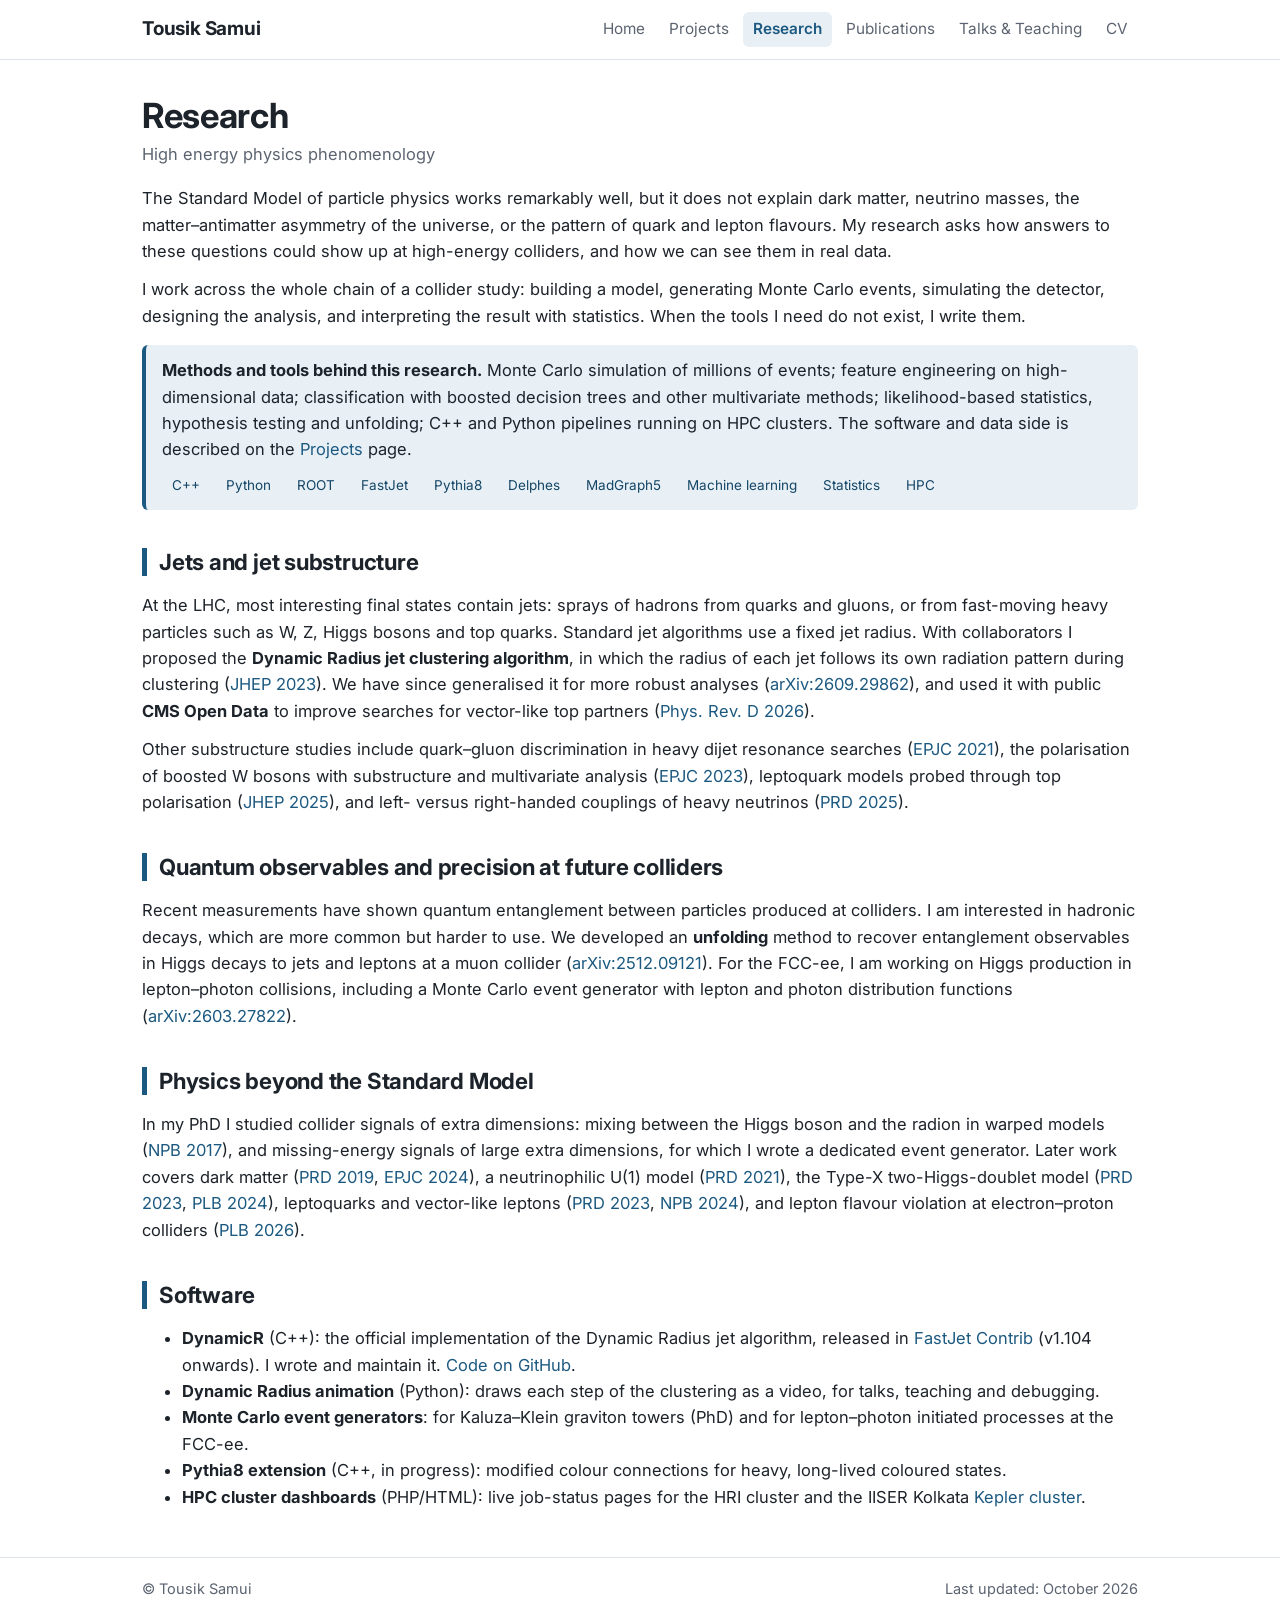
<file: research.html>
<!DOCTYPE html>
<html lang="en">
<head>
  <meta charset="utf-8">
  <meta name="viewport" content="width=device-width, initial-scale=1">
  <title>Research | Tousik Samui</title>
  <meta name="description" content="Research of Tousik Samui: jets and jet substructure, collider phenomenology, physics beyond the Standard Model, machine learning and research software.">
  <link rel="icon" href="images/favicon.png">
  <link rel="preconnect" href="https://fonts.googleapis.com">
  <link rel="preconnect" href="https://fonts.gstatic.com" crossorigin>
  <link href="https://fonts.googleapis.com/css2?family=Inter:wght@400..700&display=swap" rel="stylesheet">
  <link rel="stylesheet" href="style.css">
</head>
<body>

<header class="site">
  <div class="wrap">
    <a class="name" href="index.html">Tousik Samui</a>
    <nav>
      <a href="index.html">Home</a>
      <a href="projects.html">Projects</a>
      <a class="current" href="research.html">Research</a>
      <a href="pub.html">Publications</a>
      <a href="activities.html">Talks &amp; Teaching</a>
      <a href="TousikSamui_CV.pdf">CV</a>
    </nav>
  </div>
</header>

<main>
<div class="wrap">

  <h1>Research</h1>
  <p class="subtitle">High energy physics phenomenology</p>

  <p>The Standard Model of particle physics works remarkably well, but it does not explain dark matter, neutrino masses, the matter&ndash;antimatter asymmetry of the universe, or the pattern of quark and lepton flavours. My research asks how answers to these questions could show up at high-energy colliders, and how we can see them in real data.</p>

  <p>I work across the whole chain of a collider study: building a model, generating Monte Carlo events, simulating the detector, designing the analysis, and interpreting the result with statistics. When the tools I need do not exist, I write them.</p>

  <div class="box">
    <b>Methods and tools behind this research.</b> Monte Carlo simulation of millions of events; feature engineering on high-dimensional data; classification with boosted decision trees and other multivariate methods; likelihood-based statistics, hypothesis testing and unfolding; C++ and Python pipelines running on HPC clusters. The software and data side is described on the <a href="projects.html">Projects</a> page.
    <ul class="tags" style="margin-top:10px"><li>C++</li><li>Python</li><li>ROOT</li><li>FastJet</li><li>Pythia8</li><li>Delphes</li><li>MadGraph5</li><li>Machine learning</li><li>Statistics</li><li>HPC</li></ul>
  </div>

  <h2>Jets and jet substructure</h2>
  <p>At the LHC, most interesting final states contain jets: sprays of hadrons from quarks and gluons, or from fast-moving heavy particles such as W, Z, Higgs bosons and top quarks. Standard jet algorithms use a fixed jet radius. With collaborators I proposed the <b>Dynamic Radius jet clustering algorithm</b>, in which the radius of each jet follows its own radiation pattern during clustering (<a href="https://doi.org/10.1007/JHEP04(2023)019">JHEP 2023</a>). We have since generalised it for more robust analyses (<a href="https://arxiv.org/abs/2609.29862">arXiv:2609.29862</a>), and used it with public <b>CMS Open Data</b> to improve searches for vector-like top partners (<a href="https://doi.org/10.1103/dhs6-gcn9">Phys. Rev. D 2026</a>).</p>
  <p>Other substructure studies include quark&ndash;gluon discrimination in heavy dijet resonance searches (<a href="https://doi.org/10.1140/epjc/s10052-021-08856-9">EPJC 2021</a>), the polarisation of boosted W bosons with substructure and multivariate analysis (<a href="https://doi.org/10.1140/epjc/s10052-023-12118-1">EPJC 2023</a>), leptoquark models probed through top polarisation (<a href="https://doi.org/10.1007/JHEP07(2025)145">JHEP 2025</a>), and left- versus right-handed couplings of heavy neutrinos (<a href="https://doi.org/10.1103/PhysRevD.111.075017">PRD 2025</a>).</p>

  <h2>Quantum observables and precision at future colliders</h2>
  <p>Recent measurements have shown quantum entanglement between particles produced at colliders. I am interested in hadronic decays, which are more common but harder to use. We developed an <b>unfolding</b> method to recover entanglement observables in Higgs decays to jets and leptons at a muon collider (<a href="https://arxiv.org/abs/2512.09121">arXiv:2512.09121</a>). For the FCC-ee, I am working on Higgs production in lepton&ndash;photon collisions, including a Monte Carlo event generator with lepton and photon distribution functions (<a href="https://arxiv.org/abs/2603.27822">arXiv:2603.27822</a>).</p>

  <h2>Physics beyond the Standard Model</h2>
  <p>In my PhD I studied collider signals of extra dimensions: mixing between the Higgs boson and the radion in warped models (<a href="https://doi.org/10.1016/j.nuclphysb.2017.06.006">NPB 2017</a>), and missing-energy signals of large extra dimensions, for which I wrote a dedicated event generator. Later work covers dark matter (<a href="https://doi.org/10.1103/PhysRevD.100.115050">PRD 2019</a>, <a href="https://doi.org/10.1140/epjc/s10052-024-13407-z">EPJC 2024</a>), a neutrinophilic U(1) model (<a href="https://doi.org/10.1103/PhysRevD.104.095031">PRD 2021</a>), the Type-X two-Higgs-doublet model (<a href="https://doi.org/10.1103/PhysRevD.108.075004">PRD 2023</a>, <a href="https://doi.org/10.1016/j.physletb.2024.138949">PLB 2024</a>), leptoquarks and vector-like leptons (<a href="https://doi.org/10.1103/PhysRevD.107.035028">PRD 2023</a>, <a href="https://doi.org/10.1016/j.nuclphysb.2024.116564">NPB 2024</a>), and lepton flavour violation at electron&ndash;proton colliders (<a href="https://doi.org/10.1016/j.physletb.2025.140048">PLB 2026</a>).</p>

<!--
  <h2>Current projects</h2>
  <ul>
    <li>Diboson production in semi-leptonic channels within the Standard Model Effective Field Theory (SMEFT), as a model-independent probe at the HL-LHC.</li>
    <li>Better identification of hadronic W and Z bosons with b- and c-tagging and machine learning.</li>
    <li>Hadronisation of heavy, long-lived coloured particles (such as R-hadrons) in the Lund string model in Pythia8, including colour-sextet states that need a modified colour connection.</li>
    <li>Automated, reproducible analysis pipelines for collider studies.</li>
  </ul>
-->
  <h2 id="software">Software</h2>
  <ul>
    <li><b>DynamicR</b> (C++): the official implementation of the Dynamic Radius jet algorithm, released in <a href="https://fastjet.fr/contrib/">FastJet Contrib</a> (v1.104 onwards). I wrote and maintain it. <a href="https://github.com/tousiksamui/DynamicRJetAlgorithm">Code on GitHub</a>.</li>
    <li><b>Dynamic Radius animation</b> (Python): draws each step of the clustering as a video, for talks, teaching and debugging.</li>
    <li><b>Monte Carlo event generators</b>: for Kaluza&ndash;Klein graviton towers (PhD) and for lepton&ndash;photon initiated processes at the FCC-ee.</li>
    <li><b>Pythia8 extension</b> (C++, in progress): modified colour connections for heavy, long-lived coloured states.</li>
    <li><b>HPC cluster dashboards</b> (PHP/HTML): live job-status pages for the HRI cluster and the IISER Kolkata <a href="https://www.iiserkol.ac.in/~dps.hpc/clusterStatus">Kepler cluster</a>.</li>
  </ul>

</div>
</main>

<footer class="site">
  <div class="wrap"><span>&copy; Tousik Samui</span><span>Last updated: October 2026</span></div>
</footer>

</body>
</html>
</file>
<file: style.css>
/* =====================================================================
   style.css  --  shared look for all pages of Tousik Samui's website
   ---------------------------------------------------------------------
   Version 2 (Oct 2026). Plain CSS, no frameworks.
   * Colours are set once below (--accent etc.). Dark mode is automatic.
   * The coloured bar on the left of section titles is a small nod to the
     Kepler HPC pages I designed at IISER Kolkata.
   ===================================================================== */

:root {
  --accent: #1c5980;        /* main blue (same as in the CVs) */
  --accent-strong: #154666;
  --accent-soft: #e8f0f6;   /* light blue background */
  --ink: #1d232a;           /* main text */
  --muted: #5b6470;         /* secondary text, dates */
  --line: #dde3e8;          /* thin lines */
  --bg: #ffffff;            /* page background */
  --bg-alt: #f5f7f9;        /* background of alternate sections */
  --card: #ffffff;          /* card background */
  --good: #2e8540;          /* green dot of "open to" line */
  --radius: 10px;
  --shadow: 0 1px 2px rgba(16, 24, 40, 0.06), 0 1px 3px rgba(16, 24, 40, 0.08);
  --max-width: 1040px;
  --font: "Inter", -apple-system, "Segoe UI", Roboto, "Helvetica Neue", Arial, "Noto Sans", sans-serif;
}

@media (prefers-color-scheme: dark) {
  :root {
    --accent: #7cb7e0;
    --accent-strong: #a6cfee;
    --accent-soft: #1a2a37;
    --ink: #e6e8eb;
    --muted: #a3acb6;
    --line: #2f3a45;
    --bg: #11161b;
    --bg-alt: #161d24;
    --card: #19212a;
    --good: #5cc46e;
    --shadow: none;
  }
}

* { box-sizing: border-box; }
html { font-size: 16.5px; scroll-behavior: smooth; }
body {
  margin: 0;
  background: var(--bg);
  color: var(--ink);
  font-family: var(--font);
  line-height: 1.6;
  -webkit-font-smoothing: antialiased;
}
a { color: var(--accent); text-decoration: none; }
a:hover { text-decoration: underline; }
img { max-width: 100%; }

.wrap { max-width: var(--max-width); margin: 0 auto; padding: 0 22px; }

/* ---------------- top bar ---------------- */
header.site {
  position: sticky; top: 0; z-index: 20;
  background: color-mix(in srgb, var(--bg) 92%, transparent);
  backdrop-filter: blur(6px);
  border-bottom: 1px solid var(--line);
}
header.site .wrap {
  display: flex; flex-wrap: wrap; align-items: center; justify-content: space-between;
  gap: 6px 24px; padding-top: 12px; padding-bottom: 12px;
}
header.site .name { font-weight: 700; font-size: 1.15rem; color: var(--ink); letter-spacing: -0.01em; }
header.site .name:hover { text-decoration: none; }
nav { display: flex; flex-wrap: wrap; gap: 2px 4px; }
nav a {
  color: var(--muted); font-size: 0.93rem; white-space: nowrap;
  padding: 5px 10px; border-radius: 6px;
}
nav a:hover { background: var(--accent-soft); color: var(--accent); text-decoration: none; }
nav a.current { color: var(--accent); font-weight: 600; background: var(--accent-soft); }
@media (max-width: 700px) {
  header.site { position: static; }
  nav a { padding: 4px 8px; }
}

/* ---------------- sections ---------------- */
main { padding-bottom: 30px; }
section.block { padding: 34px 0; }
section.block.alt { background: var(--bg-alt); border-top: 1px solid var(--line); border-bottom: 1px solid var(--line); }

h1, h2, h3 { line-height: 1.25; letter-spacing: -0.01em; }
h1 { font-size: 2.1rem; margin: 0 0 4px; }
h2 {
  font-size: 1.35rem; margin: 0 0 16px;
  padding-left: 12px; border-left: 5px solid var(--accent);   /* the Kepler-page bar */
}
h3 { font-size: 1.05rem; margin: 0 0 6px; }
p { margin: 0 0 12px; }
.lead { font-size: 1.08rem; color: var(--ink); }
.muted, .small { color: var(--muted); }
.small { font-size: 0.9rem; }

/* section title with a "view all" link on the right */
.section-head { display: flex; flex-wrap: wrap; align-items: baseline; justify-content: space-between; gap: 6px 16px; margin-bottom: 16px; }
.section-head h2 { margin-bottom: 0; }

/* ---------------- buttons ---------------- */
.btn {
  display: inline-flex; align-items: center; gap: 6px;
  padding: 7px 14px; border-radius: 8px; font-size: 0.92rem; font-weight: 500;
  border: 1px solid var(--accent); color: var(--accent); background: transparent;
}
.btn:hover { background: var(--accent-soft); text-decoration: none; }
.btn.primary { background: var(--accent); color: var(--bg); }
.btn.primary:hover { background: var(--accent-strong); }
.btn-row { display: flex; flex-wrap: wrap; gap: 8px; margin-top: 14px; }
.more { font-weight: 600; font-size: 0.93rem; white-space: nowrap; }
.more::after { content: " \2192"; }   /* arrow */

/* ---------------- hero (home) ---------------- */
.hero { display: grid; grid-template-columns: 200px 1fr; gap: 36px; align-items: start; padding: 40px 0 34px; }
.hero img.photo { width: 200px; height: 200px; object-fit: cover; object-position: 50% 22%; border-radius: 16px; border: 1px solid var(--line); }
.hero .role { color: var(--muted); margin-bottom: 14px; font-size: 1.02rem; }
.open-to {
  display: inline-flex; align-items: center; gap: 8px; margin: 4px 0 6px;
  font-size: 0.9rem; color: var(--muted);
  border: 1px solid var(--line); border-radius: 999px; padding: 4px 12px; background: var(--card);
}
.open-to::before { content: ""; width: 8px; height: 8px; border-radius: 50%; background: var(--good); flex: none; }
@media (max-width: 700px) {
  .hero { grid-template-columns: 1fr; gap: 18px; padding-top: 26px; }
  .hero img.photo { width: 140px; height: 140px; }
}

/* long bio behind a click */
details.bio { margin-top: 6px; }
details.bio > summary { list-style: none; cursor: pointer; color: var(--accent); font-weight: 600; font-size: 0.95rem; }
details.bio > summary::-webkit-details-marker { display: none; }
details.bio > summary::after { content: " \25BE"; }
details.bio[open] > summary::after { content: " \25B4"; }
details.bio[open] > summary { margin-bottom: 10px; }

/* ---------------- cards ---------------- */
.cards { display: grid; grid-template-columns: repeat(auto-fit, minmax(270px, 1fr)); gap: 16px; }
.cards.two { grid-template-columns: repeat(2, 1fr); }
@media (max-width: 700px) { .cards.two { grid-template-columns: 1fr; } }
.card {
  background: var(--card); border: 1px solid var(--line); border-radius: var(--radius);
  padding: 18px 18px 16px; box-shadow: var(--shadow);
  display: flex; flex-direction: column;
}
.card p { font-size: 0.95rem; }
.card .tags { margin-top: auto; padding-top: 8px; }
.card .icon { width: 34px; height: 34px; border-radius: 8px; background: var(--accent-soft); color: var(--accent); display: grid; place-items: center; margin-bottom: 10px; }
.card .icon svg { width: 20px; height: 20px; }
.card img.shot { border-radius: 6px; border: 1px solid var(--line); margin-bottom: 12px; }
.card .links { font-size: 0.92rem; margin-top: 8px; }

/* tags / keywords */
.tags { display: flex; flex-wrap: wrap; gap: 6px; padding: 0; margin: 0; list-style: none; }
.tags li { background: var(--accent-soft); color: var(--accent-strong); padding: 2px 10px; border-radius: 999px; font-size: 0.82rem; }
@media (prefers-color-scheme: dark) { .tags li { color: var(--ink); } }

/* ---------------- numbers at a glance ---------------- */
.stats { display: grid; grid-template-columns: repeat(auto-fit, minmax(150px, 1fr)); gap: 12px; }
.stat { background: var(--card); border: 1px solid var(--line); border-radius: var(--radius); padding: 14px 16px; }
.stat .value { font-size: 1.9rem; font-weight: 650; line-height: 1.1; color: var(--ink); }
.stat .label { font-size: 0.86rem; color: var(--muted); margin-top: 4px; }

/* ---------------- journey timeline ---------------- */
ol.journey { list-style: none; margin: 0; padding: 0; position: relative; }
ol.journey::before { content: ""; position: absolute; left: 123px; top: 6px; bottom: 6px; width: 2px; background: var(--line); }
ol.journey li { display: grid; grid-template-columns: 100px 1fr; gap: 50px; padding: 8px 0 14px; position: relative; }
ol.journey li::before {
  content: ""; position: absolute; left: 117px; top: 12px; width: 14px; height: 14px; border-radius: 50%;
  background: var(--bg); border: 3px solid var(--accent);
}
ol.journey li.now::before { background: var(--accent); }
ol.journey li.next::before { border-style: dashed; }
ol.journey .years { color: var(--muted); font-size: 0.9rem; text-align: right; padding-top: 6px; font-variant-numeric: tabular-nums; }
ol.journey h3 { margin-bottom: 2px; }
ol.journey p { margin: 0; font-size: 0.94rem; color: var(--muted); }
@media (max-width: 600px) {
  ol.journey::before { left: 6px; }
  ol.journey li { grid-template-columns: 1fr; gap: 0; padding-left: 28px; }
  ol.journey li::before { left: 0; top: 6px; }
  ol.journey .years { text-align: left; padding-top: 0; }
}

/* ---------------- dated lists (news, talks, teaching, awards) ---------------- */
ul.dated { list-style: none; padding: 0; margin: 0; }
ul.dated li { display: grid; grid-template-columns: 120px 1fr; gap: 14px; padding: 8px 0; border-bottom: 1px solid var(--line); }
ul.dated li:last-child { border-bottom: none; }
ul.dated li .when { color: var(--muted); font-size: 0.9rem; font-variant-numeric: tabular-nums; }
.two-col ul.dated li { grid-template-columns: 88px 1fr; }
@media (max-width: 640px) { ul.dated li, .two-col ul.dated li { grid-template-columns: 1fr; gap: 0; } }

/* two lists side by side on the home page */
.two-col { display: grid; grid-template-columns: 1fr 1fr; gap: 34px; }
@media (max-width: 820px) { .two-col { grid-template-columns: 1fr; } }

/* ---------------- publications ---------------- */
ol.pubs { padding-left: 1.6em; margin: 0; }
ol.pubs li { margin-bottom: 14px; }
ol.pubs .title { font-weight: 600; }
ol.pubs .authors, ol.pubs .venue { display: block; }
ol.pubs .venue { color: var(--muted); font-size: 0.93rem; }
.me { font-weight: 700; }

/* ---------------- boxes, collapsible lists ---------------- */
.box { background: var(--accent-soft); border-left: 4px solid var(--accent); padding: 12px 16px; border-radius: 6px; margin: 16px 0; }
details.full { margin: 10px 0; }
details.full > summary { cursor: pointer; color: var(--accent); font-weight: 600; }

/* page title on inner pages */
.page-title { padding-top: 34px; padding-bottom: 6px; }
.page-title p { color: var(--muted); max-width: 760px; }
.toc { display: flex; flex-wrap: wrap; gap: 8px; margin: 10px 0 0; padding: 0; list-style: none; }

/* ---------------- chart (publications per year) ---------------- */
.chart { max-width: 640px; --c-main: #1c5cab; --c-other: #86b6ef; --c-axis: #c3c2b7; --c-text: var(--muted); }
@media (prefers-color-scheme: dark) { .chart { --c-main: #5598e7; --c-other: #184f95; --c-axis: #383835; } }
.chart svg { width: 100%; height: auto; display: block; }
.chart .bar { transition: opacity 0.15s; }
.chart g.year:hover .bar, .chart g.year:focus .bar { opacity: 0.75; }
.chart .legend { display: flex; flex-wrap: wrap; gap: 16px; font-size: 0.86rem; color: var(--muted); margin: 0 0 8px; padding: 0; list-style: none; }
.chart .legend span.key { display: inline-block; width: 12px; height: 12px; border-radius: 3px; vertical-align: -1px; margin-right: 6px; }
.chart table { border-collapse: collapse; font-size: 0.9rem; margin-top: 8px; }
.chart th, .chart td { border-bottom: 1px solid var(--line); padding: 4px 12px 4px 0; text-align: left; font-variant-numeric: tabular-nums; }

/* ---------------- footer ---------------- */
footer.site { border-top: 1px solid var(--line); padding: 20px 0 34px; color: var(--muted); font-size: 0.88rem; }
footer.site .wrap { display: flex; flex-wrap: wrap; justify-content: space-between; gap: 8px; }

@media print {
  header.site { position: static; }
  nav, .btn-row, .more { display: none; }
  a { color: inherit; }
}

/* ---------------- inner pages written in the simple layout ---------------- */
main > .wrap > h1:first-child { margin-top: 34px; }
main > .wrap > h2 { margin-top: 38px; }
.subtitle { color: var(--muted); margin: 0 0 18px; }
</file>
